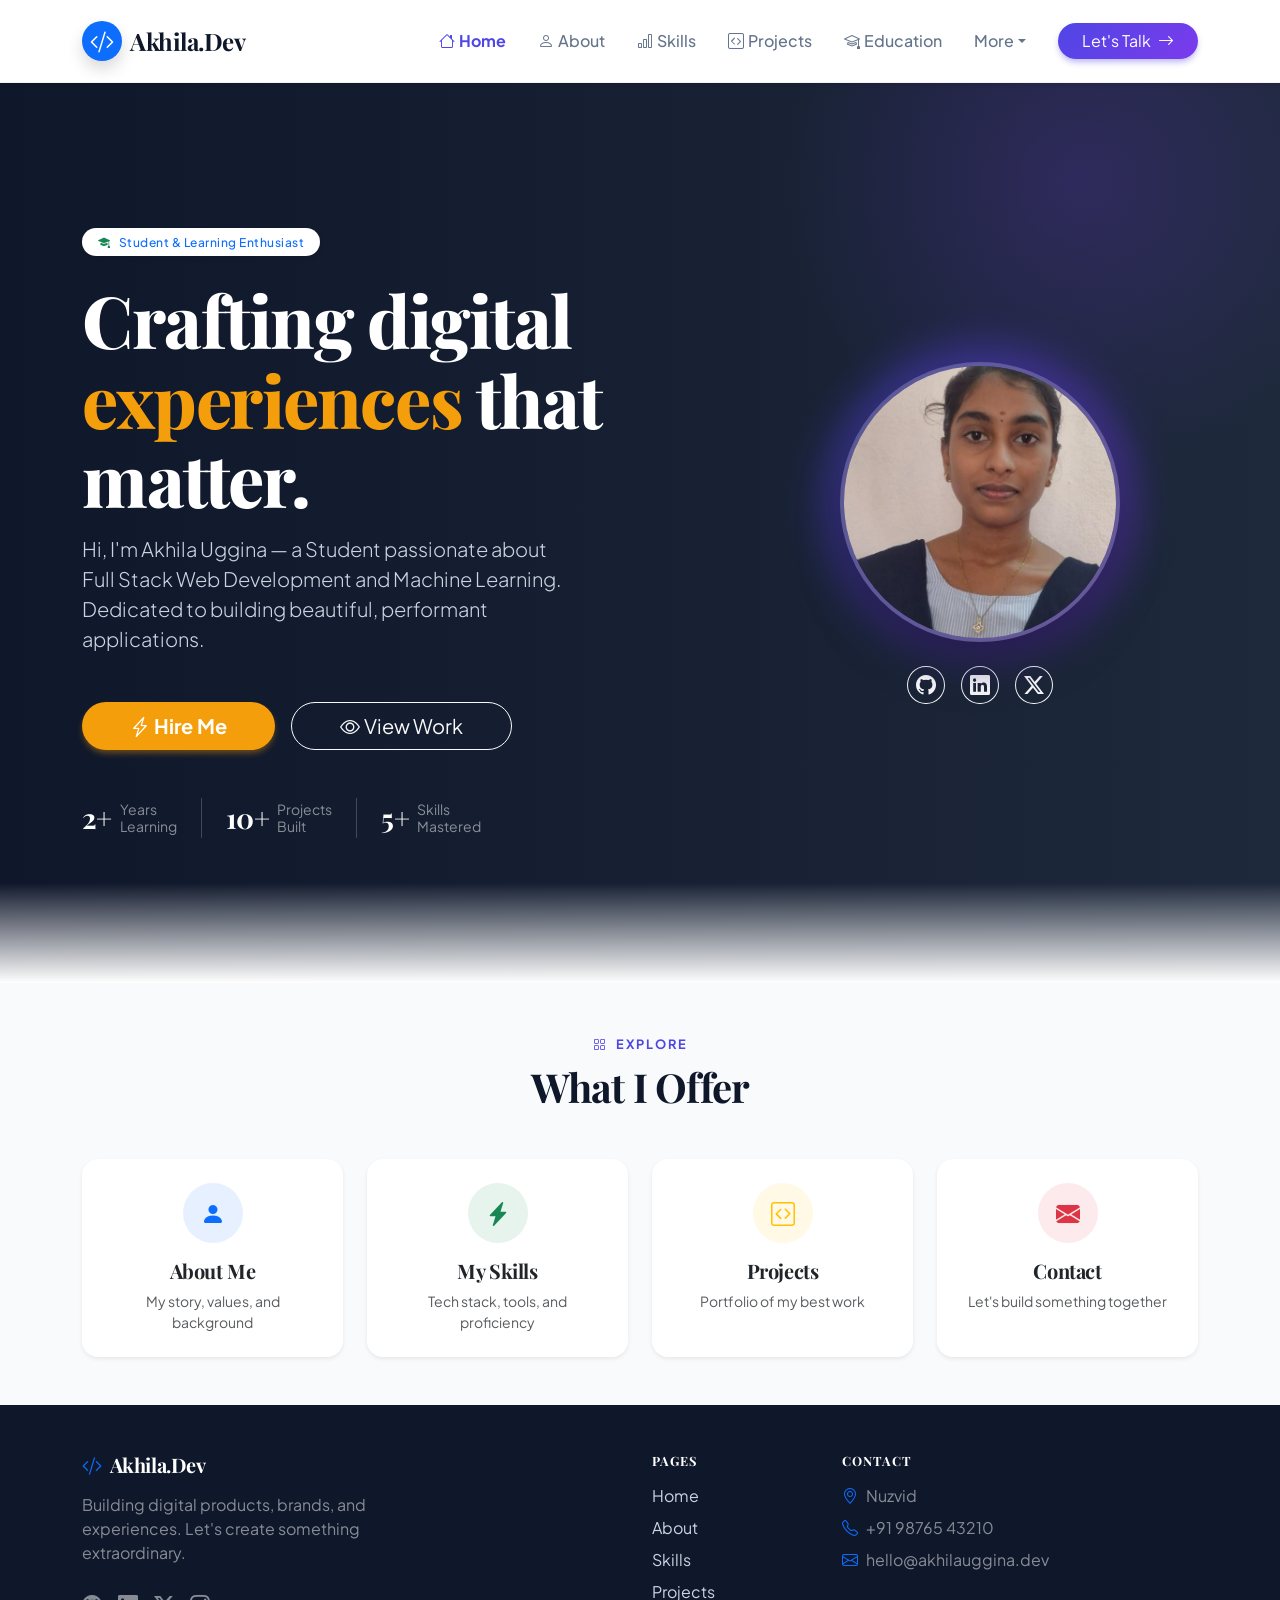
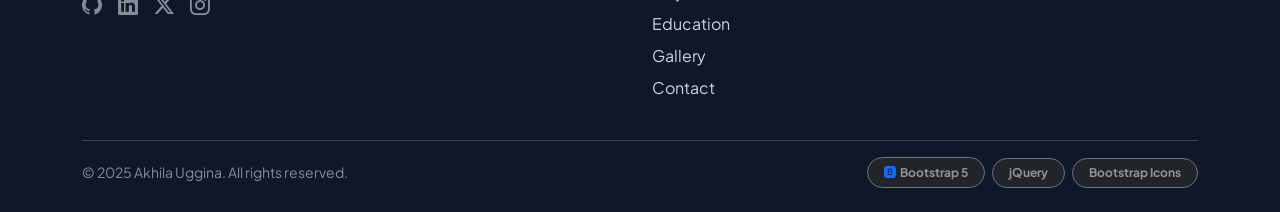
<file: resume/index.html>
<!DOCTYPE html>
<html lang="en">
<head>
  <meta charset="UTF-8" />
  <meta name="viewport" content="width=device-width, initial-scale=1.0" />
  <title>Akhila Uggina – Full Stack Web Developer and ML Engineer</title>

  <!-- Bootstrap CSS -->
  <link href="https://cdn.jsdelivr.net/npm/bootstrap@5.3.2/dist/css/bootstrap.min.css" rel="stylesheet">
  <!-- Bootstrap Icons -->
  <link href="https://cdn.jsdelivr.net/npm/bootstrap-icons/font/bootstrap-icons.css" rel="stylesheet">
  <!-- Custom CSS -->
  <link href="css/style.css" rel="stylesheet">
</head>
<body>

  <!-- ═══════════════════════════════════════════════
       NAVBAR
  ═══════════════════════════════════════════════ -->
  <nav class="navbar navbar-expand-lg sticky-top shadow-sm py-3">
    <div class="container">
      <a class="navbar-brand d-flex align-items-center gap-2" href="index.html">
        <div class="bg-primary text-white rounded-circle d-flex align-items-center justify-content-center shadow"
             style="width:40px;height:40px;">
          <i class="bi bi-code-slash"></i>
        </div>
        Akhila.Dev
      </a>
      <button class="navbar-toggler border-0" type="button"
              data-bs-toggle="collapse" data-bs-target="#navbarNav"
              aria-controls="navbarNav" aria-expanded="false" aria-label="Toggle navigation">
        <span class="navbar-toggler-icon"></span>
      </button>
      <div class="collapse navbar-collapse" id="navbarNav">
        <ul class="navbar-nav ms-auto align-items-lg-center">
          <li class="nav-item"><a class="nav-link px-3 active" href="index.html"><i class="bi bi-house me-1"></i>Home</a></li>
          <li class="nav-item"><a class="nav-link px-3" href="about.html"><i class="bi bi-person me-1"></i>About</a></li>
          <li class="nav-item"><a class="nav-link px-3" href="skills.html"><i class="bi bi-bar-chart me-1"></i>Skills</a></li>
          <li class="nav-item"><a class="nav-link px-3" href="projects.html"><i class="bi bi-code-square me-1"></i>Projects</a></li>
          <li class="nav-item"><a class="nav-link px-3" href="education.html"><i class="bi bi-mortarboard me-1"></i>Education</a></li>
          <li class="nav-item dropdown">
            <a class="nav-link dropdown-toggle px-3" href="#" role="button"
               data-bs-toggle="dropdown" aria-expanded="false">More</a>
            <ul class="dropdown-menu border-0 shadow-lg rounded-3">
              <li><a class="dropdown-item py-2" href="gallery.html"><i class="bi bi-images me-2 text-primary"></i>Gallery</a></li>
              <li><a class="dropdown-item py-2" href="interactive.html"><i class="bi bi-toggles me-2 text-primary"></i>Interactive</a></li>
              <li><a class="dropdown-item py-2" href="contact.html"><i class="bi bi-envelope me-2 text-primary"></i>Contact</a></li>
              <li><hr class="dropdown-divider"></li>
              <li><a class="dropdown-item py-2" href="#" id="dynamic-modal-btn">
                <i class="bi bi-window-stack me-2 text-warning"></i>Open Modal (jQuery)
              </a></li>
            </ul>
          </li>
          <li class="nav-item ms-lg-3 mt-3 mt-lg-0">
            <a class="btn btn-primary rounded-pill px-4" href="contact.html">
              Let's Talk <i class="bi bi-arrow-right ms-1"></i>
            </a>
          </li>
        </ul>
      </div>
    </div>
  </nav>



  <!-- ═══════════════════════════════════════════════
       HERO SECTION
  ═══════════════════════════════════════════════ -->
  <section id="home" class="hero-section">
    <div class="container py-5">
      <div class="row align-items-center g-5">

        <!-- Text -->
        <div class="col-12 col-lg-7 order-lg-1 order-2 text-center text-lg-start">
          <span class="badge bg-white text-primary custom-badge mb-4 shadow-sm">
            <i class="bi bi-mortarboard-fill text-success me-2"></i>Student & Learning Enthusiast
          </span>
          <h1 class="hero-title mb-3">
            Crafting digital<br>
            <span style="color:var(--accent-color)">experiences</span> that matter.
          </h1>
          <p class="hero-subtitle mb-5" style="max-width:500px;">
            Hi, I'm Akhila Uggina — a Student passionate about Full Stack Web Development and Machine Learning.
            Dedicated to building beautiful, performant applications.
          </p>
          <div class="d-flex flex-wrap gap-3 justify-content-center justify-content-lg-start">
            <button id="hire-me-btn" class="btn btn-warning btn-lg rounded-pill px-5 fw-bold">
              <i class="bi bi-lightning-charge me-1"></i>Hire Me
            </button>
            <a href="projects.html" class="btn btn-outline-light btn-lg rounded-pill px-5">
              <i class="bi bi-eye me-1"></i>View Work
            </a>
          </div>

          <!-- Stats -->
          <div class="mt-5 d-flex gap-4 justify-content-center justify-content-lg-start align-items-center text-white-50">
            <div class="d-flex align-items-center">
              <h3 class="text-white mb-0 me-2 fw-bold">2+</h3>
              <span class="small lh-sm">Years<br>Learning</span>
            </div>
            <div style="width:1px;height:40px;background:rgba(255,255,255,0.2)"></div>
            <div class="d-flex align-items-center">
              <h3 class="text-white mb-0 me-2 fw-bold">10+</h3>
              <span class="small lh-sm">Projects<br>Built</span>
            </div>
            <div style="width:1px;height:40px;background:rgba(255,255,255,0.2)"></div>
            <div class="d-flex align-items-center">
              <h3 class="text-white mb-0 me-2 fw-bold">5+</h3>
              <span class="small lh-sm">Skills<br>Mastered</span>
            </div>
          </div>
        </div>

        <!-- Image -->
        <div class="col-12 col-lg-5 order-lg-2 order-1 text-center">
          <div class="profile-img-container d-inline-block">
            <img
              src="images/akhila.jpg"
              alt="Akhila Uggina"
              class="profile-img rounded-circle img-fluid"
            />
          </div>
          <div class="mt-4 d-flex justify-content-center gap-3">
            <a href="#" class="btn btn-outline-light rounded-circle p-2 lh-1"
               data-bs-toggle="tooltip" title="GitHub">
              <i class="bi bi-github fs-5"></i>
            </a>
            <a href="#" class="btn btn-outline-light rounded-circle p-2 lh-1"
               data-bs-toggle="tooltip" title="LinkedIn">
              <i class="bi bi-linkedin fs-5"></i>
            </a>
            <a href="#" class="btn btn-outline-light rounded-circle p-2 lh-1"
               data-bs-toggle="tooltip" title="Twitter / X">
              <i class="bi bi-twitter-x fs-5"></i>
            </a>
          </div>
        </div>

      </div>
    </div>
    <div class="hero-fade"></div>
  </section>

  <!-- ═══════════════════════════════════════════════
       QUICK LINKS SECTION
  ═══════════════════════════════════════════════ -->
  <section class="py-5 bg-alternate">
    <div class="container">
      <div class="text-center mb-5">
        <span class="section-label"><i class="bi bi-grid me-2"></i>Explore</span>
        <h2 class="section-title mt-2 d-block">What I Offer</h2>
      </div>
      <div class="row g-4">
        <div class="col-12 col-sm-6 col-lg-3">
          <a href="about.html" class="text-decoration-none">
            <div class="card p-4 text-center h-100 border-0 shadow-sm">
              <div class="bg-primary bg-opacity-10 rounded-circle d-inline-flex align-items-center justify-content-center mx-auto mb-3"
                   style="width:60px;height:60px;">
                <i class="bi bi-person-fill text-primary fs-4"></i>
              </div>
              <h5 class="fw-bold text-dark">About Me</h5>
              <p class="text-muted small mb-0">My story, values, and background</p>
            </div>
          </a>
        </div>
        <div class="col-12 col-sm-6 col-lg-3">
          <a href="skills.html" class="text-decoration-none">
            <div class="card p-4 text-center h-100 border-0 shadow-sm">
              <div class="bg-success bg-opacity-10 rounded-circle d-inline-flex align-items-center justify-content-center mx-auto mb-3"
                   style="width:60px;height:60px;">
                <i class="bi bi-lightning-charge-fill text-success fs-4"></i>
              </div>
              <h5 class="fw-bold text-dark">My Skills</h5>
              <p class="text-muted small mb-0">Tech stack, tools, and proficiency</p>
            </div>
          </a>
        </div>
        <div class="col-12 col-sm-6 col-lg-3">
          <a href="projects.html" class="text-decoration-none">
            <div class="card p-4 text-center h-100 border-0 shadow-sm">
              <div class="bg-warning bg-opacity-10 rounded-circle d-inline-flex align-items-center justify-content-center mx-auto mb-3"
                   style="width:60px;height:60px;">
                <i class="bi bi-code-square text-warning fs-4"></i>
              </div>
              <h5 class="fw-bold text-dark">Projects</h5>
              <p class="text-muted small mb-0">Portfolio of my best work</p>
            </div>
          </a>
        </div>
        <div class="col-12 col-sm-6 col-lg-3">
          <a href="contact.html" class="text-decoration-none">
            <div class="card p-4 text-center h-100 border-0 shadow-sm">
              <div class="bg-danger bg-opacity-10 rounded-circle d-inline-flex align-items-center justify-content-center mx-auto mb-3"
                   style="width:60px;height:60px;">
                <i class="bi bi-envelope-fill text-danger fs-4"></i>
              </div>
              <h5 class="fw-bold text-dark">Contact</h5>
              <p class="text-muted small mb-0">Let's build something together</p>
            </div>
          </a>
        </div>
      </div>
    </div>
  </section>

  <!-- ═══════════════════════════════════════════════
       FOOTER
  ═══════════════════════════════════════════════ -->
  <footer class="pt-5 pb-4">
    <div class="container">
      <div class="row g-4 mb-4">
        <div class="col-12 col-md-4">
          <h5 class="text-white fw-bold mb-3"><i class="bi bi-code-slash text-primary me-2"></i>Akhila.Dev</h5>
          <p class="text-white-50 mb-4">Building digital products, brands, and experiences. Let's create something extraordinary.</p>
          <div class="d-flex gap-3">
            <a href="#" class="text-white-50 footer-link fs-5"><i class="bi bi-github"></i></a>
            <a href="#" class="text-white-50 footer-link fs-5"><i class="bi bi-linkedin"></i></a>
            <a href="#" class="text-white-50 footer-link fs-5"><i class="bi bi-twitter-x"></i></a>
            <a href="#" class="text-white-50 footer-link fs-5"><i class="bi bi-instagram"></i></a>
          </div>
        </div>
        <div class="col-6 col-md-2 offset-md-2">
          <h6 class="text-white text-uppercase fw-bold mb-3" style="font-size:.8rem;letter-spacing:1px;">Pages</h6>
          <ul class="list-unstyled d-flex flex-column gap-2">
            <li><a href="index.html" class="footer-link">Home</a></li>
            <li><a href="about.html" class="footer-link">About</a></li>
            <li><a href="skills.html" class="footer-link">Skills</a></li>
            <li><a href="projects.html" class="footer-link">Projects</a></li>
            <li><a href="education.html" class="footer-link">Education</a></li>
            <li><a href="gallery.html" class="footer-link">Gallery</a></li>
            <li><a href="contact.html" class="footer-link">Contact</a></li>
          </ul>
        </div>
        <div class="col-6 col-md-4">
          <h6 class="text-white text-uppercase fw-bold mb-3" style="font-size:.8rem;letter-spacing:1px;">Contact</h6>
          <ul class="list-unstyled d-flex flex-column gap-2 text-white-50">
            <li><i class="bi bi-geo-alt text-primary me-2"></i>Nuzvid</li>
            <li><i class="bi bi-telephone text-primary me-2"></i>+91 98765 43210</li>
            <li><i class="bi bi-envelope text-primary me-2"></i>hello@akhilauggina.dev</li>
          </ul>
        </div>
      </div>
      <hr class="border-secondary opacity-50">
      <div class="row align-items-center">
        <div class="col-md-6 text-center text-md-start text-white-50 small">
          &copy; 2025 Akhila Uggina. All rights reserved.
        </div>
        <div class="col-md-6 text-center text-md-end mt-2 mt-md-0">
          <span class="badge bg-dark border border-secondary text-white-50 px-3 py-2 rounded-pill me-1">
            <i class="bi bi-bootstrap-fill text-primary me-1"></i>Bootstrap 5
          </span>
          <span class="badge bg-dark border border-secondary text-white-50 px-3 py-2 rounded-pill me-1">jQuery</span>
          <span class="badge bg-dark border border-secondary text-white-50 px-3 py-2 rounded-pill">Bootstrap Icons</span>
        </div>
      </div>
    </div>
  </footer>

  <!-- Hire Me Modal -->
  <div class="modal fade" id="hireModal" tabindex="-1" aria-hidden="true">
    <div class="modal-dialog modal-dialog-centered">
      <div class="modal-content border-0 rounded-4 overflow-hidden shadow-lg">
        <div class="modal-header bg-warning text-dark border-0 p-4">
          <h4 class="modal-title fw-bold"><i class="bi bi-lightning-charge-fill me-2"></i>Let's Work Together!</h4>
          <button type="button" class="btn-close" data-bs-dismiss="modal"></button>
        </div>
        <div class="modal-body p-4">
          <p class="text-muted mb-4">I'm available for freelance, full-time, and consulting work.</p>
          <ul class="list-group list-group-flush">
            <li class="list-group-item d-flex align-items-center border-bottom py-3">
              <div class="bg-success bg-opacity-10 text-success rounded-circle p-2 me-3"><i class="bi bi-check-lg"></i></div>
              <span class="fw-medium text-dark">Web &amp; App Development</span>
            </li>
            <li class="list-group-item d-flex align-items-center border-bottom py-3">
              <div class="bg-success bg-opacity-10 text-success rounded-circle p-2 me-3"><i class="bi bi-check-lg"></i></div>
              <span class="fw-medium text-dark">UI/UX Design Systems</span>
            </li>
            <li class="list-group-item d-flex align-items-center py-3">
              <div class="bg-success bg-opacity-10 text-success rounded-circle p-2 me-3"><i class="bi bi-check-lg"></i></div>
              <span class="fw-medium text-dark">Technical Architecture Consulting</span>
            </li>
          </ul>
        </div>
        <div class="modal-footer bg-light border-0 p-3">
          <button type="button" class="btn btn-link text-muted text-decoration-none" data-bs-dismiss="modal">Maybe Later</button>
          <a href="contact.html" class="btn btn-warning fw-bold rounded-pill px-4" data-bs-dismiss="modal">
            Start a Conversation <i class="bi bi-arrow-right ms-1"></i>
          </a>
        </div>
      </div>
    </div>
  </div>

  <!-- jQuery Triggered Modal -->
  <div class="modal fade" id="dynamicModal" tabindex="-1" aria-hidden="true">
    <div class="modal-dialog modal-dialog-centered">
      <div class="modal-content border-0 rounded-4 overflow-hidden shadow-lg">
        <div class="modal-header text-white border-0 p-4" style="background:var(--secondary-gradient)">
          <h5 class="modal-title fw-bold"><i class="bi bi-magic me-2"></i>jQuery Triggered Modal</h5>
          <button type="button" class="btn-close btn-close-white" data-bs-dismiss="modal"></button>
        </div>
        <div class="modal-body p-4 text-center">
          <i class="bi bi-braces-asterisk text-primary" style="font-size:4rem"></i>
          <h4 class="fw-bold mt-3 mb-2">It works perfectly!</h4>
          <p class="text-muted">This modal was triggered by <strong>jQuery</strong> via a click event — no Bootstrap data attributes needed.</p>
          <div class="alert alert-success d-inline-block rounded-3">
            <i class="bi bi-check-circle-fill me-2"></i>jQuery + Bootstrap 5 working together!
          </div>
        </div>
        <div class="modal-footer border-0 p-4 justify-content-center">
          <button type="button" class="btn btn-light rounded-pill px-5 fw-medium" data-bs-dismiss="modal">Awesome!</button>
        </div>
      </div>
    </div>
  </div>

  <!-- jQuery -->
  <script src="https://code.jquery.com/jquery-3.6.0.min.js"></script>
  <!-- Bootstrap JS -->
  <script src="https://cdn.jsdelivr.net/npm/bootstrap@5.3.2/dist/js/bootstrap.bundle.min.js"></script>
  <!-- Custom JS -->
  <script src="js/script.js"></script>
</body>
</html>
</file>
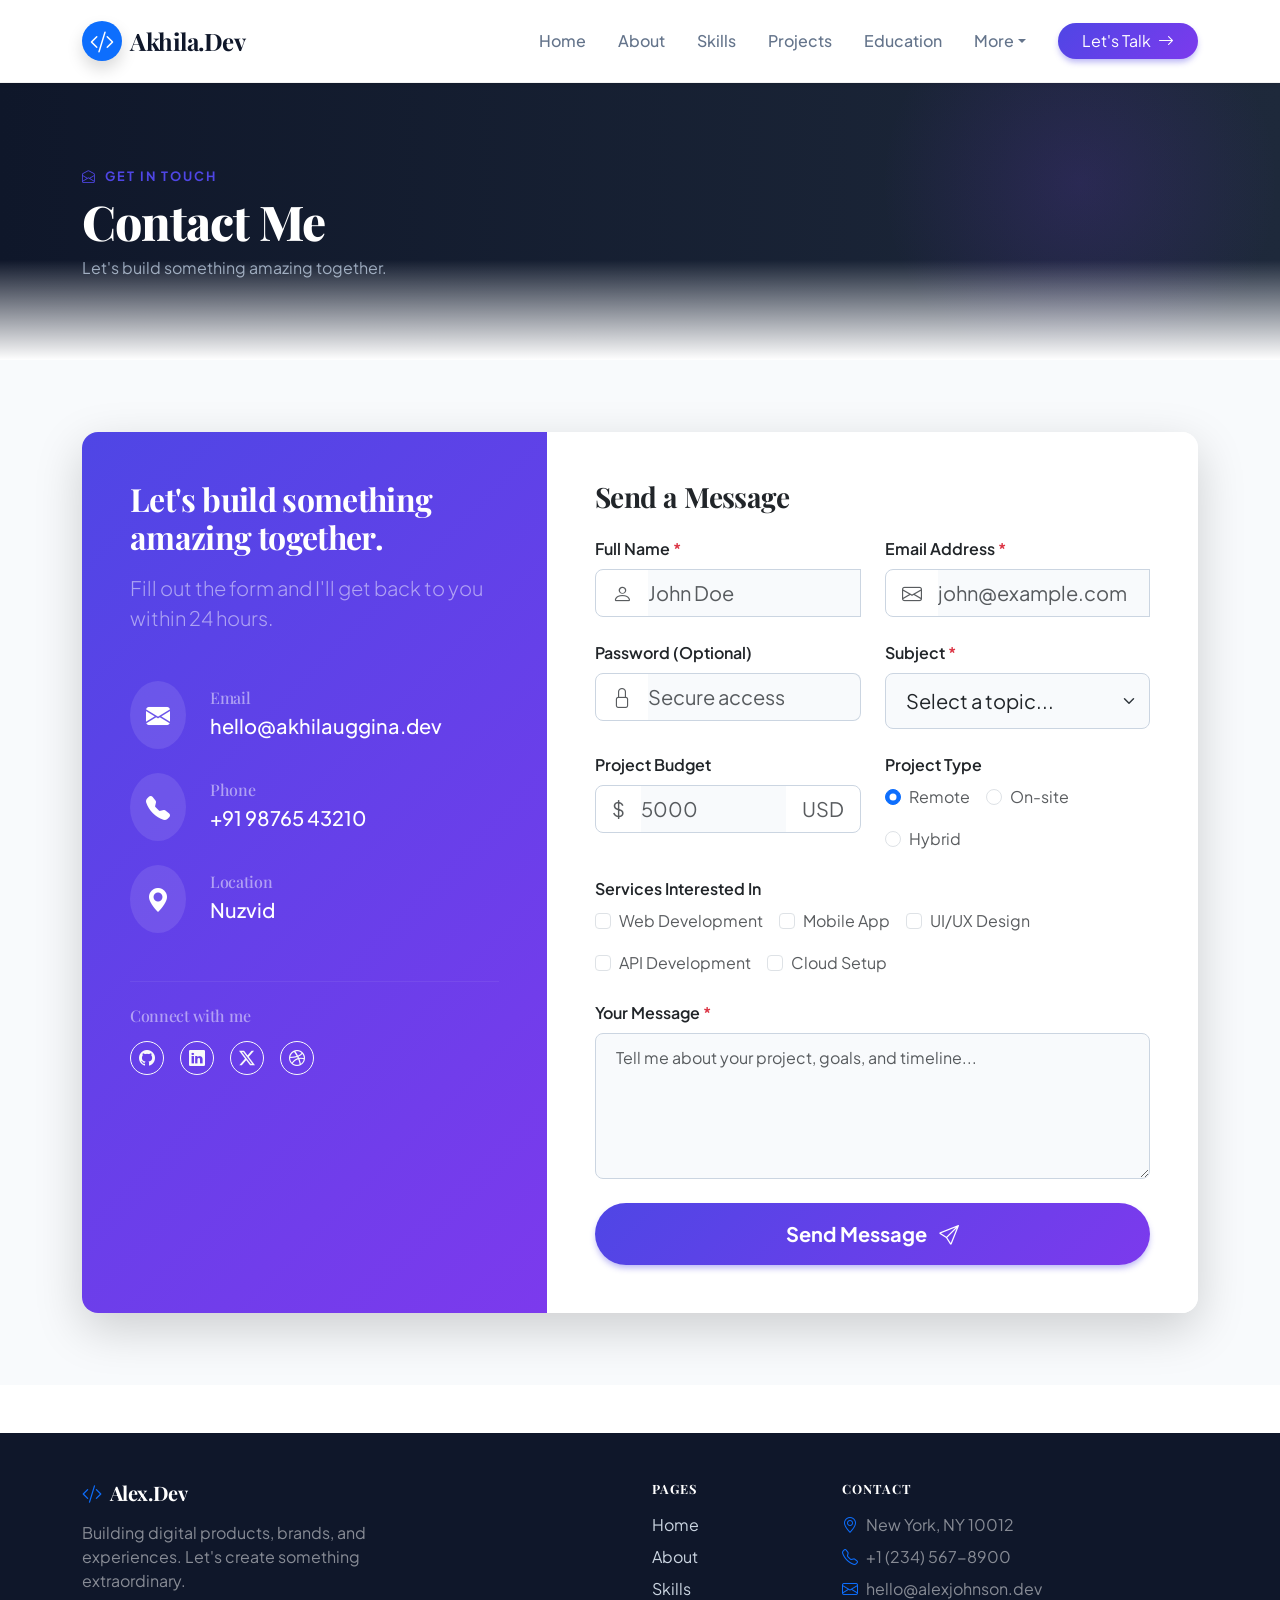
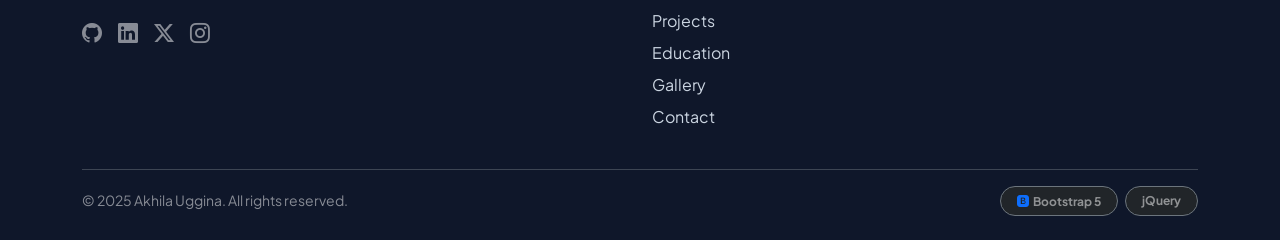
<file: resume/contact.html>
<!DOCTYPE html>
<html lang="en">
<head>
  <meta charset="UTF-8" />
  <meta name="viewport" content="width=device-width, initial-scale=1.0" />
  <title>Contact – Akhila Uggina</title>
  <link href="https://cdn.jsdelivr.net/npm/bootstrap@5.3.2/dist/css/bootstrap.min.css" rel="stylesheet">
  <link href="https://cdn.jsdelivr.net/npm/bootstrap-icons/font/bootstrap-icons.css" rel="stylesheet">
  <link href="css/style.css" rel="stylesheet">
</head>
<body>

  <!-- NAVBAR -->
  <nav class="navbar navbar-expand-lg sticky-top shadow-sm py-3">
    <div class="container">
      <a class="navbar-brand d-flex align-items-center gap-2" href="index.html">
        <div class="bg-primary text-white rounded-circle d-flex align-items-center justify-content-center shadow"
             style="width:40px;height:40px;"><i class="bi bi-code-slash"></i></div>
        Akhila.Dev
      </a>
      <button class="navbar-toggler border-0" type="button" data-bs-toggle="collapse" data-bs-target="#navbarNav">
        <span class="navbar-toggler-icon"></span>
      </button>
      <div class="collapse navbar-collapse" id="navbarNav">
        <ul class="navbar-nav ms-auto align-items-lg-center">
          <li class="nav-item"><a class="nav-link px-3" href="index.html">Home</a></li>
          <li class="nav-item"><a class="nav-link px-3" href="about.html">About</a></li>
          <li class="nav-item"><a class="nav-link px-3" href="skills.html">Skills</a></li>
          <li class="nav-item"><a class="nav-link px-3" href="projects.html">Projects</a></li>
          <li class="nav-item"><a class="nav-link px-3" href="education.html">Education</a></li>
          <li class="nav-item dropdown">
            <a class="nav-link dropdown-toggle px-3" href="#" data-bs-toggle="dropdown">More</a>
            <ul class="dropdown-menu border-0 shadow-lg rounded-3">
              <li><a class="dropdown-item py-2" href="gallery.html"><i class="bi bi-images me-2 text-primary"></i>Gallery</a></li>
              <li><a class="dropdown-item py-2" href="interactive.html"><i class="bi bi-toggles me-2 text-primary"></i>Interactive</a></li>
              <li><a class="dropdown-item py-2 active" href="contact.html"><i class="bi bi-envelope me-2 text-primary"></i>Contact</a></li>
            </ul>
          </li>
          <li class="nav-item ms-lg-3 mt-3 mt-lg-0">
            <a class="btn btn-primary rounded-pill px-4 active" href="contact.html">Let's Talk <i class="bi bi-arrow-right ms-1"></i></a>
          </li>
        </ul>
      </div>
    </div>
  </nav>

  <!-- PAGE HERO -->
  <section class="page-hero">
    <div class="container">
      <span class="section-label"><i class="bi bi-envelope-open me-2"></i>Get In Touch</span>
      <h1 class="page-hero-title mt-2">Contact Me</h1>
      <p class="page-hero-sub mt-2">Let's build something amazing together.</p>
    </div>
    <div class="hero-fade"></div>
  </section>

  <!-- CONTACT SECTION -->
  <section class="py-5 bg-alternate">
    <div class="container py-lg-4">
      <div class="card border-0 shadow-lg rounded-4 overflow-hidden">
        <div class="row g-0">

          <!-- Info Panel -->
          <div class="col-12 col-lg-5 text-white p-5" style="background:var(--primary-gradient)">
            <h2 class="fw-bold mb-3 text-white">Let's build something amazing together.</h2>
            <p class="mb-5 text-white-50 lead">Fill out the form and I'll get back to you within 24 hours.</p>

            <div class="d-flex align-items-center mb-4">
              <div class="bg-white bg-opacity-10 p-3 rounded-circle me-4">
                <i class="bi bi-envelope-fill fs-4"></i>
              </div>
              <div>
                <h6 class="mb-1 text-white-50">Email</h6>
                <a href="mailto:hello@akhilauggina.dev" class="text-white text-decoration-none fs-5 fw-medium">hello@akhilauggina.dev</a>
              </div>
            </div>

            <div class="d-flex align-items-center mb-4">
              <div class="bg-white bg-opacity-10 p-3 rounded-circle me-4">
                <i class="bi bi-telephone-fill fs-4"></i>
              </div>
              <div>
                <h6 class="mb-1 text-white-50">Phone</h6>
                <span class="text-white fs-5 fw-medium">+91 98765 43210</span>
              </div>
            </div>

            <div class="d-flex align-items-center mb-5">
              <div class="bg-white bg-opacity-10 p-3 rounded-circle me-4">
                <i class="bi bi-geo-alt-fill fs-4"></i>
              </div>
              <div>
                <h6 class="mb-1 text-white-50">Location</h6>
                <span class="text-white fs-5 fw-medium">Nuzvid</span>
              </div>
            </div>

            <hr class="border-white border-opacity-25 mb-4">
            <h6 class="text-white-50 mb-3">Connect with me</h6>
            <div class="d-flex gap-3">
              <a href="#" class="btn btn-outline-light rounded-circle p-2 lh-1"><i class="bi bi-github"></i></a>
              <a href="#" class="btn btn-outline-light rounded-circle p-2 lh-1"><i class="bi bi-linkedin"></i></a>
              <a href="#" class="btn btn-outline-light rounded-circle p-2 lh-1"><i class="bi bi-twitter-x"></i></a>
              <a href="#" class="btn btn-outline-light rounded-circle p-2 lh-1"><i class="bi bi-dribbble"></i></a>
            </div>
          </div>

          <!-- Form Panel -->
          <div class="col-12 col-lg-7 p-5 bg-white">
            <h3 class="fw-bold mb-4 text-dark">Send a Message</h3>

            <form class="needs-validate" novalidate>
              <div class="row g-4">

                <!-- Name -->
                <div class="col-12 col-md-6">
                  <label for="name" class="form-label fw-semibold text-dark">Full Name <span class="text-danger">*</span></label>
                  <div class="input-group input-group-lg">
                    <span class="input-group-text bg-transparent"><i class="bi bi-person text-muted"></i></span>
                    <input type="text" class="form-control border-start-0 ps-0" id="name"
                           placeholder="John Doe" required minlength="2">
                    <div class="invalid-feedback">Please enter your name.</div>
                  </div>
                </div>

                <!-- Email -->
                <div class="col-12 col-md-6">
                  <label for="email" class="form-label fw-semibold text-dark">Email Address <span class="text-danger">*</span></label>
                  <div class="input-group input-group-lg">
                    <span class="input-group-text bg-transparent"><i class="bi bi-envelope text-muted"></i></span>
                    <input type="email" class="form-control border-start-0 ps-0" id="email"
                           placeholder="john@example.com" required>
                    <div class="invalid-feedback">Please enter a valid email.</div>
                  </div>
                </div>

                <!-- Password -->
                <div class="col-12 col-md-6">
                  <label for="password" class="form-label fw-semibold text-dark">Password (Optional)</label>
                  <div class="input-group input-group-lg">
                    <span class="input-group-text bg-transparent"><i class="bi bi-lock text-muted"></i></span>
                    <input type="password" class="form-control border-start-0 ps-0" id="password" placeholder="Secure access">
                  </div>
                </div>

                <!-- Subject -->
                <div class="col-12 col-md-6">
                  <label for="subject" class="form-label fw-semibold text-dark">Subject <span class="text-danger">*</span></label>
                  <select class="form-select form-select-lg" id="subject" required>
                    <option value="" disabled selected>Select a topic...</option>
                    <option>Web Development</option>
                    <option>UI/UX Design</option>
                    <option>Consulting</option>
                    <option>Job Opportunity</option>
                    <option>Other</option>
                  </select>
                  <div class="invalid-feedback">Please select a subject.</div>
                </div>

                <!-- Budget (Input Group) -->
                <div class="col-12 col-md-6">
                  <label for="budget" class="form-label fw-semibold text-dark">Project Budget</label>
                  <div class="input-group input-group-lg">
                    <span class="input-group-text bg-transparent text-muted">$</span>
                    <input type="number" class="form-control border-start-0 ps-0 border-end-0" id="budget" placeholder="5000">
                    <span class="input-group-text bg-transparent text-muted">USD</span>
                  </div>
                </div>

                <!-- Project Type (Radio) -->
                <div class="col-12 col-md-6">
                  <label class="form-label fw-semibold text-dark d-block">Project Type</label>
                  <div class="d-flex flex-wrap gap-3 mt-1">
                    <div class="form-check">
                      <input class="form-check-input" type="radio" name="projType" id="remote" value="remote" checked>
                      <label class="form-check-label text-muted" for="remote">Remote</label>
                    </div>
                    <div class="form-check">
                      <input class="form-check-input" type="radio" name="projType" id="onsite" value="onsite">
                      <label class="form-check-label text-muted" for="onsite">On-site</label>
                    </div>
                    <div class="form-check">
                      <input class="form-check-input" type="radio" name="projType" id="hybrid" value="hybrid">
                      <label class="form-check-label text-muted" for="hybrid">Hybrid</label>
                    </div>
                  </div>
                </div>

                <!-- Services (Checkboxes) -->
                <div class="col-12">
                  <label class="form-label fw-semibold text-dark d-block">Services Interested In</label>
                  <div class="d-flex flex-wrap gap-3">
                    <div class="form-check">
                      <input class="form-check-input" type="checkbox" id="chk-web">
                      <label class="form-check-label text-muted" for="chk-web">Web Development</label>
                    </div>
                    <div class="form-check">
                      <input class="form-check-input" type="checkbox" id="chk-mobile">
                      <label class="form-check-label text-muted" for="chk-mobile">Mobile App</label>
                    </div>
                    <div class="form-check">
                      <input class="form-check-input" type="checkbox" id="chk-design">
                      <label class="form-check-label text-muted" for="chk-design">UI/UX Design</label>
                    </div>
                    <div class="form-check">
                      <input class="form-check-input" type="checkbox" id="chk-api">
                      <label class="form-check-label text-muted" for="chk-api">API Development</label>
                    </div>
                    <div class="form-check">
                      <input class="form-check-input" type="checkbox" id="chk-cloud">
                      <label class="form-check-label text-muted" for="chk-cloud">Cloud Setup</label>
                    </div>
                  </div>
                </div>

                <!-- Message (Textarea) -->
                <div class="col-12">
                  <label for="message" class="form-label fw-semibold text-dark">Your Message <span class="text-danger">*</span></label>
                  <textarea class="form-control" id="message" rows="5"
                            placeholder="Tell me about your project, goals, and timeline..."
                            required minlength="10"></textarea>
                  <div class="invalid-feedback">Please write a message (min 10 characters).</div>
                </div>

                <!-- Submit -->
                <div class="col-12">
                  <button type="submit" class="btn btn-primary btn-lg w-100 rounded-pill fw-bold py-3">
                    Send Message <i class="bi bi-send ms-2"></i>
                  </button>
                </div>

              </div>
            </form>
          </div>

        </div>
      </div>
    </div>
  </section>

  <!-- FULL FOOTER -->
  <footer class="pt-5 pb-4 mt-5">
    <div class="container">
      <div class="row g-4 mb-4">
        <div class="col-12 col-md-4">
          <h5 class="text-white fw-bold mb-3"><i class="bi bi-code-slash text-primary me-2"></i>Alex.Dev</h5>
          <p class="text-white-50 mb-4">Building digital products, brands, and experiences. Let's create something extraordinary.</p>
          <div class="d-flex gap-3">
            <a href="#" class="text-white-50 footer-link fs-5"><i class="bi bi-github"></i></a>
            <a href="#" class="text-white-50 footer-link fs-5"><i class="bi bi-linkedin"></i></a>
            <a href="#" class="text-white-50 footer-link fs-5"><i class="bi bi-twitter-x"></i></a>
            <a href="#" class="text-white-50 footer-link fs-5"><i class="bi bi-instagram"></i></a>
          </div>
        </div>
        <div class="col-6 col-md-2 offset-md-2">
          <h6 class="text-white text-uppercase fw-bold mb-3" style="font-size:.8rem;letter-spacing:1px;">Pages</h6>
          <ul class="list-unstyled d-flex flex-column gap-2">
            <li><a href="index.html" class="footer-link">Home</a></li>
            <li><a href="about.html" class="footer-link">About</a></li>
            <li><a href="skills.html" class="footer-link">Skills</a></li>
            <li><a href="projects.html" class="footer-link">Projects</a></li>
            <li><a href="education.html" class="footer-link">Education</a></li>
            <li><a href="gallery.html" class="footer-link">Gallery</a></li>
            <li><a href="contact.html" class="footer-link">Contact</a></li>
          </ul>
        </div>
        <div class="col-6 col-md-4">
          <h6 class="text-white text-uppercase fw-bold mb-3" style="font-size:.8rem;letter-spacing:1px;">Contact</h6>
          <ul class="list-unstyled d-flex flex-column gap-2 text-white-50">
            <li><i class="bi bi-geo-alt text-primary me-2"></i>New York, NY 10012</li>
            <li><i class="bi bi-telephone text-primary me-2"></i>+1 (234) 567-8900</li>
            <li><i class="bi bi-envelope text-primary me-2"></i>hello@alexjohnson.dev</li>
          </ul>
        </div>
      </div>
      <hr class="border-secondary opacity-50">
      <div class="row align-items-center">
        <div class="col-md-6 text-center text-md-start text-white-50 small">
          &copy; 2025 Akhila Uggina. All rights reserved.
        </div>
        <div class="col-md-6 text-center text-md-end mt-2 mt-md-0">
          <span class="badge bg-dark border border-secondary text-white-50 px-3 py-2 rounded-pill me-1">
            <i class="bi bi-bootstrap-fill text-primary me-1"></i>Bootstrap 5
          </span>
          <span class="badge bg-dark border border-secondary text-white-50 px-3 py-2 rounded-pill">jQuery</span>
        </div>
      </div>
    </div>
  </footer>

  <script src="https://code.jquery.com/jquery-3.6.0.min.js"></script>
  <script src="https://cdn.jsdelivr.net/npm/bootstrap@5.3.2/dist/js/bootstrap.bundle.min.js"></script>
  <script src="js/script.js"></script>
</body>
</html>
</file>
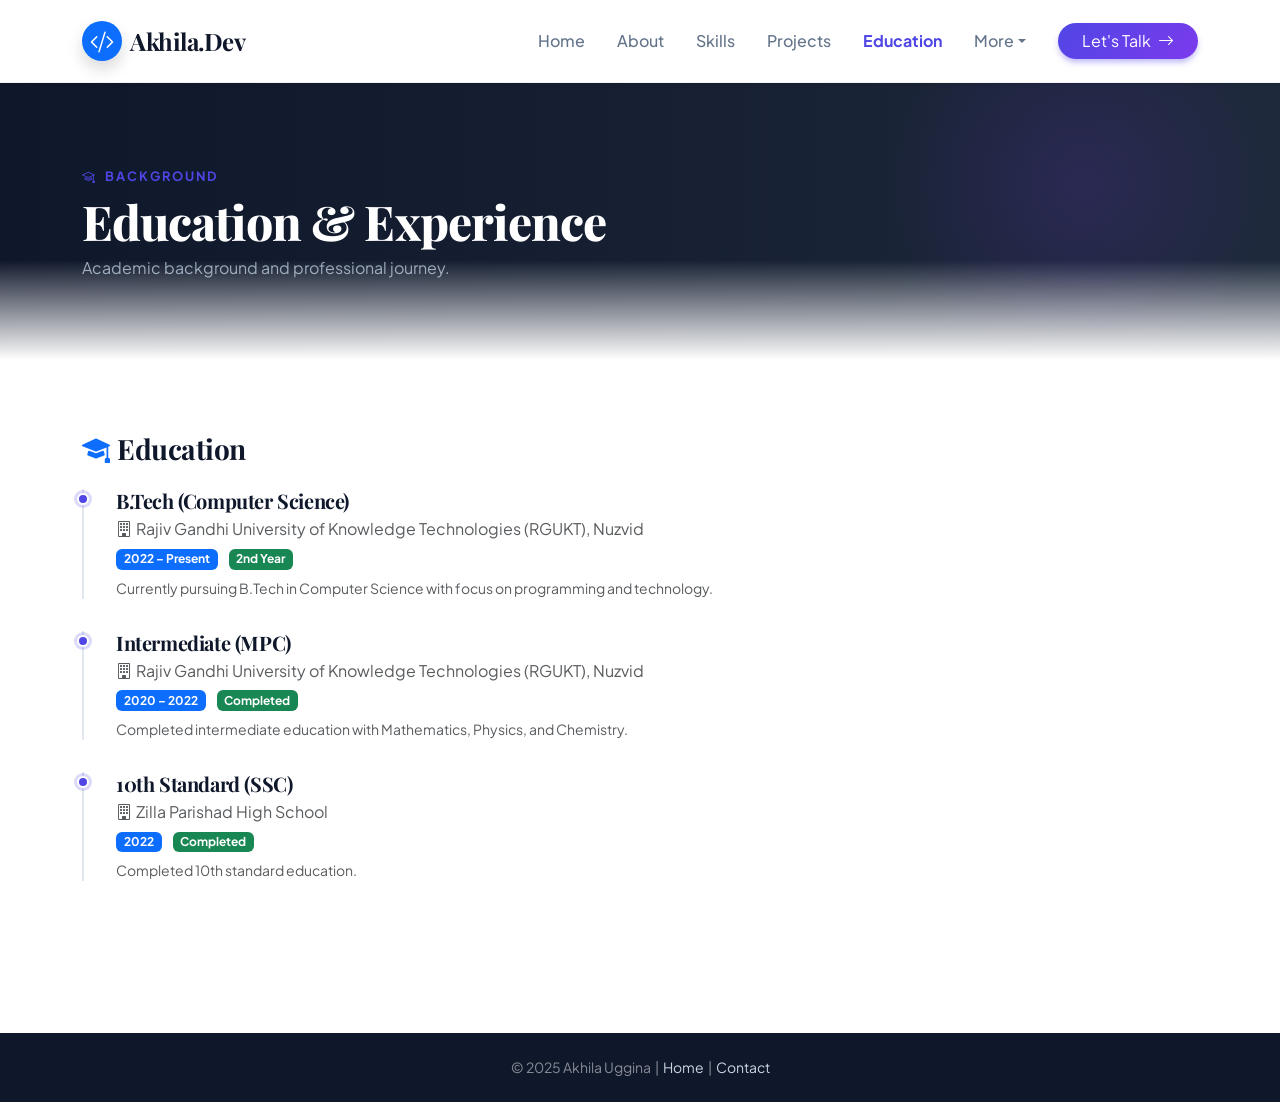
<file: resume/education.html>
<!DOCTYPE html>
<html lang="en">
<head>
  <meta charset="UTF-8" />
  <meta name="viewport" content="width=device-width, initial-scale=1.0" />
  <title>Education – Akhila Uggina</title>
  <link href="https://cdn.jsdelivr.net/npm/bootstrap@5.3.2/dist/css/bootstrap.min.css" rel="stylesheet">
  <link href="https://cdn.jsdelivr.net/npm/bootstrap-icons/font/bootstrap-icons.css" rel="stylesheet">
  <link href="css/style.css" rel="stylesheet">
</head>
<body>

  <!-- NAVBAR -->
  <nav class="navbar navbar-expand-lg sticky-top shadow-sm py-3">
    <div class="container">
      <a class="navbar-brand d-flex align-items-center gap-2" href="index.html">
        <div class="bg-primary text-white rounded-circle d-flex align-items-center justify-content-center shadow"
             style="width:40px;height:40px;"><i class="bi bi-code-slash"></i></div>
        Akhila.Dev
      </a>
      <button class="navbar-toggler border-0" type="button" data-bs-toggle="collapse" data-bs-target="#navbarNav">
        <span class="navbar-toggler-icon"></span>
      </button>
      <div class="collapse navbar-collapse" id="navbarNav">
        <ul class="navbar-nav ms-auto align-items-lg-center">
          <li class="nav-item"><a class="nav-link px-3" href="index.html">Home</a></li>
          <li class="nav-item"><a class="nav-link px-3" href="about.html">About</a></li>
          <li class="nav-item"><a class="nav-link px-3" href="skills.html">Skills</a></li>
          <li class="nav-item"><a class="nav-link px-3" href="projects.html">Projects</a></li>
          <li class="nav-item"><a class="nav-link px-3 active" href="education.html">Education</a></li>
          <li class="nav-item dropdown">
            <a class="nav-link dropdown-toggle px-3" href="#" data-bs-toggle="dropdown">More</a>
            <ul class="dropdown-menu border-0 shadow-lg rounded-3">
              <li><a class="dropdown-item py-2" href="gallery.html"><i class="bi bi-images me-2 text-primary"></i>Gallery</a></li>
              <li><a class="dropdown-item py-2" href="interactive.html"><i class="bi bi-toggles me-2 text-primary"></i>Interactive</a></li>
              <li><a class="dropdown-item py-2" href="contact.html"><i class="bi bi-envelope me-2 text-primary"></i>Contact</a></li>
            </ul>
          </li>
          <li class="nav-item ms-lg-3 mt-3 mt-lg-0">
            <a class="btn btn-primary rounded-pill px-4" href="contact.html">Let's Talk <i class="bi bi-arrow-right ms-1"></i></a>
          </li>
        </ul>
      </div>
    </div>
  </nav>

  <!-- PAGE HERO -->
  <section class="page-hero">
    <div class="container">
      <span class="section-label"><i class="bi bi-mortarboard me-2"></i>Background</span>
      <h1 class="page-hero-title mt-2">Education &amp; Experience</h1>
      <p class="page-hero-sub mt-2">Academic background and professional journey.</p>
    </div>
    <div class="hero-fade"></div>
  </section>

  <section class="py-5">
    <div class="container py-lg-4">
      <div class="row g-5">

        <!-- Education Timeline -->
        <div class="col-12">
          <h3 class="fw-bold mb-4"><i class="bi bi-mortarboard-fill text-primary me-2"></i>Education</h3>
          <div class="timeline-item">
            <h5 class="fw-bold mb-1">B.Tech (Computer Science)</h5>
            <p class="text-muted mb-1"><i class="bi bi-building me-1"></i>Rajiv Gandhi University of Knowledge Technologies (RGUKT), Nuzvid</p>
            <span class="badge bg-primary me-2">2022 – Present</span>
            <span class="badge bg-success">2nd Year</span>
            <p class="mt-2 text-muted small">Currently pursuing B.Tech in Computer Science with focus on programming and technology.</p>
          </div>
          <div class="timeline-item">
            <h5 class="fw-bold mb-1">Intermediate (MPC)</h5>
            <p class="text-muted mb-1"><i class="bi bi-building me-1"></i>Rajiv Gandhi University of Knowledge Technologies (RGUKT), Nuzvid</p>
            <span class="badge bg-primary me-2">2020 – 2022</span>
            <span class="badge bg-success">Completed</span>
            <p class="mt-2 text-muted small">Completed intermediate education with Mathematics, Physics, and Chemistry.</p>
          </div>
          <div class="timeline-item">
            <h5 class="fw-bold mb-1">10th Standard (SSC)</h5>
            <p class="text-muted mb-1"><i class="bi bi-building me-1"></i>Zilla Parishad High School</p>
            <span class="badge bg-primary me-2">2022</span>
            <span class="badge bg-success">Completed</span>
            <p class="mt-2 text-muted small">Completed 10th standard education.</p>
          </div>
        </div>

      </div>
    </div>
  </section>

  <!-- FOOTER -->
  <footer class="pt-4 pb-4 mt-5">
    <div class="container">
      <div class="text-center text-white-50 small">
        &copy; 2025 Akhila Uggina &nbsp;|&nbsp;
        <a href="index.html" class="footer-link">Home</a> &nbsp;|&nbsp;
        <a href="contact.html" class="footer-link">Contact</a>
      </div>
    </div>
  </footer>

  <script src="https://code.jquery.com/jquery-3.6.0.min.js"></script>
  <script src="https://cdn.jsdelivr.net/npm/bootstrap@5.3.2/dist/js/bootstrap.bundle.min.js"></script>
  <script src="js/script.js"></script>
</body>
</html>
</file>
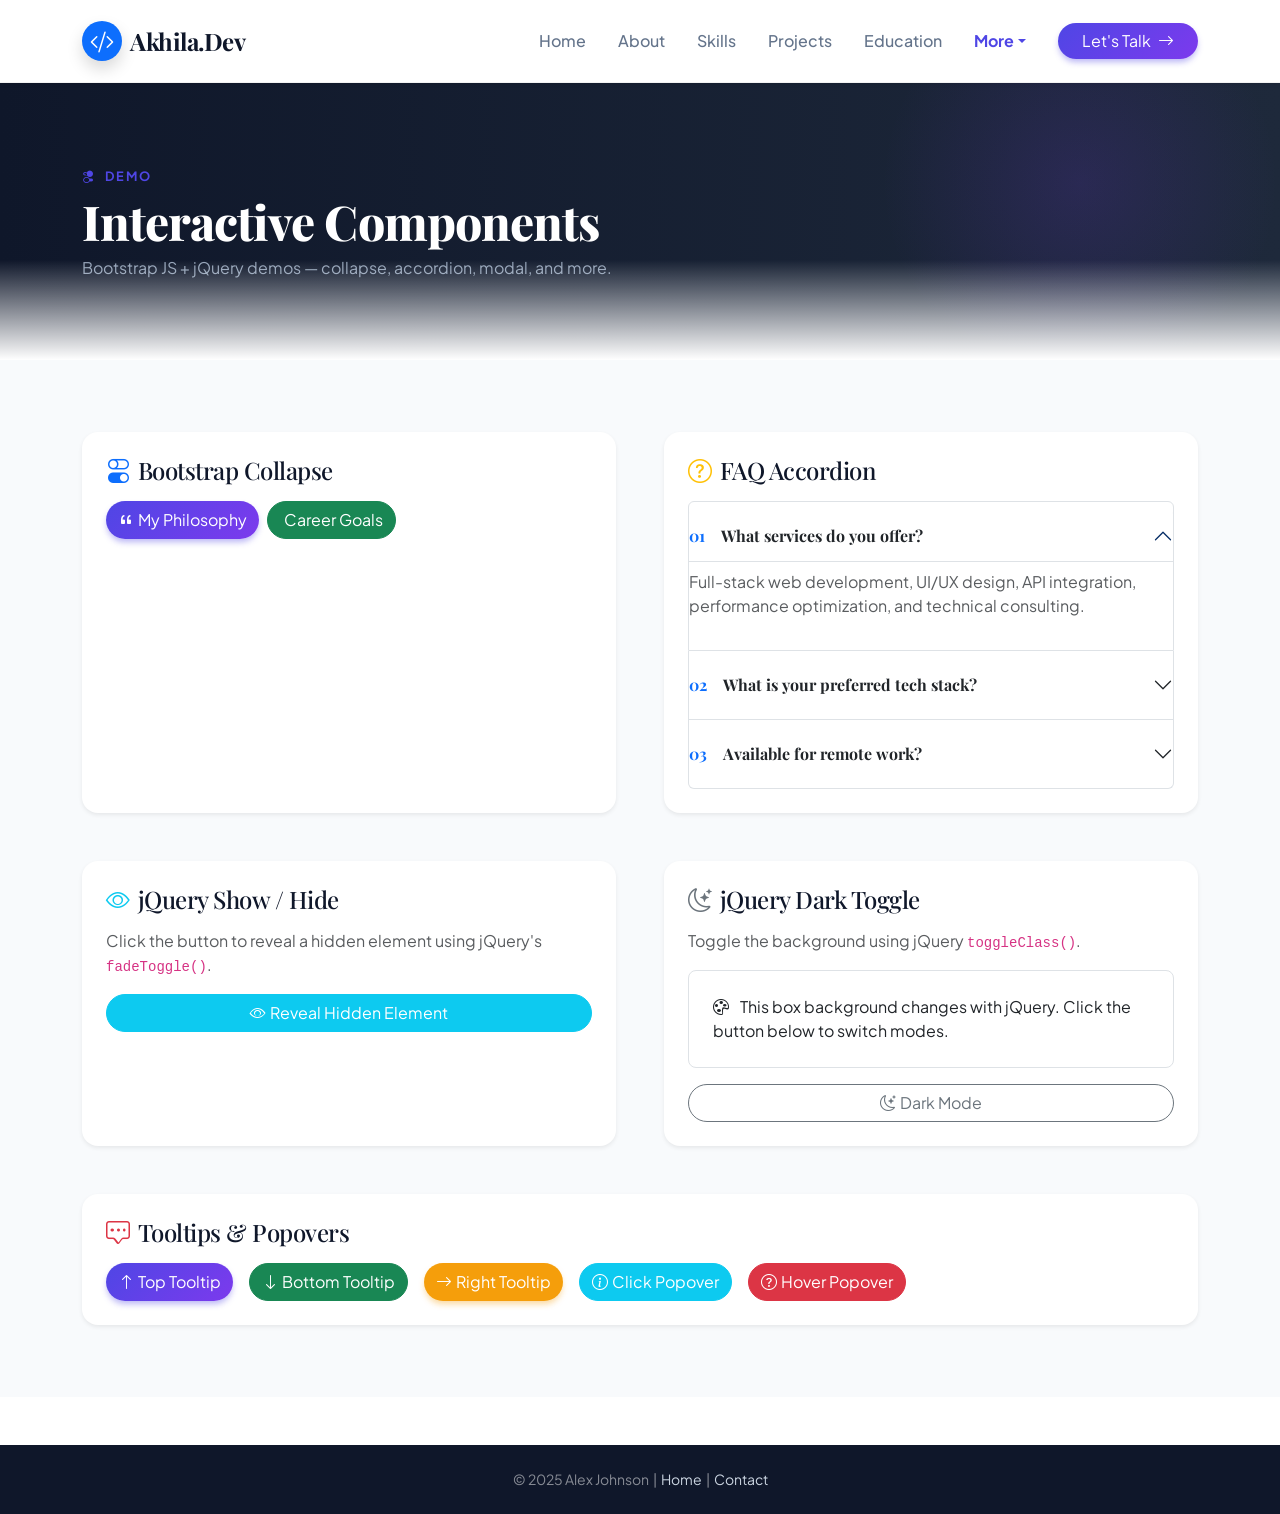
<file: resume/interactive.html>
<!DOCTYPE html>
<html lang="en">
<head>
  <meta charset="UTF-8" />
  <meta name="viewport" content="width=device-width, initial-scale=1.0" />
  <title>Interactive – Akhila Uggina</title>
  <link href="https://cdn.jsdelivr.net/npm/bootstrap@5.3.2/dist/css/bootstrap.min.css" rel="stylesheet">
  <link href="https://cdn.jsdelivr.net/npm/bootstrap-icons/font/bootstrap-icons.css" rel="stylesheet">
  <link href="css/style.css" rel="stylesheet">
</head>
<body>

  <!-- NAVBAR -->
  <nav class="navbar navbar-expand-lg sticky-top shadow-sm py-3">
    <div class="container">
      <a class="navbar-brand d-flex align-items-center gap-2" href="index.html">
        <div class="bg-primary text-white rounded-circle d-flex align-items-center justify-content-center shadow"
             style="width:40px;height:40px;"><i class="bi bi-code-slash"></i></div>
        Akhila.Dev
      </a>
      <button class="navbar-toggler border-0" type="button" data-bs-toggle="collapse" data-bs-target="#navbarNav">
        <span class="navbar-toggler-icon"></span>
      </button>
      <div class="collapse navbar-collapse" id="navbarNav">
        <ul class="navbar-nav ms-auto align-items-lg-center">
          <li class="nav-item"><a class="nav-link px-3" href="index.html">Home</a></li>
          <li class="nav-item"><a class="nav-link px-3" href="about.html">About</a></li>
          <li class="nav-item"><a class="nav-link px-3" href="skills.html">Skills</a></li>
          <li class="nav-item"><a class="nav-link px-3" href="projects.html">Projects</a></li>
          <li class="nav-item"><a class="nav-link px-3" href="education.html">Education</a></li>
          <li class="nav-item dropdown">
            <a class="nav-link dropdown-toggle px-3 active" href="#" data-bs-toggle="dropdown">More</a>
            <ul class="dropdown-menu border-0 shadow-lg rounded-3">
              <li><a class="dropdown-item py-2" href="gallery.html"><i class="bi bi-images me-2 text-primary"></i>Gallery</a></li>
              <li><a class="dropdown-item py-2 active" href="interactive.html"><i class="bi bi-toggles me-2 text-primary"></i>Interactive</a></li>
              <li><a class="dropdown-item py-2" href="contact.html"><i class="bi bi-envelope me-2 text-primary"></i>Contact</a></li>
              <li><hr class="dropdown-divider"></li>
              <li><a class="dropdown-item py-2" href="#" id="dynamic-modal-btn"><i class="bi bi-window-stack me-2 text-warning"></i>Open Modal (jQuery)</a></li>
            </ul>
          </li>
          <li class="nav-item ms-lg-3 mt-3 mt-lg-0">
            <a class="btn btn-primary rounded-pill px-4" href="contact.html">Let's Talk <i class="bi bi-arrow-right ms-1"></i></a>
          </li>
        </ul>
      </div>
    </div>
  </nav>

  <!-- PAGE HERO -->
  <section class="page-hero">
    <div class="container">
      <span class="section-label"><i class="bi bi-toggles2 me-2"></i>Demo</span>
      <h1 class="page-hero-title mt-2">Interactive Components</h1>
      <p class="page-hero-sub mt-2">Bootstrap JS + jQuery demos — collapse, accordion, modal, and more.</p>
    </div>
    <div class="hero-fade"></div>
  </section>

  <section class="py-5 bg-alternate">
    <div class="container py-lg-4">
      <div class="row g-5">

        <!-- Collapse -->
        <div class="col-12 col-md-6">
          <div class="card p-4 h-100 shadow-sm">
            <h4 class="mb-3"><i class="bi bi-toggles text-primary me-2"></i>Bootstrap Collapse</h4>
            <div class="d-flex gap-2 mb-3 flex-wrap">
              <button class="btn btn-primary rounded-pill" type="button"
                      data-bs-toggle="collapse" data-bs-target="#collapsePhilosophy">
                <i class="bi bi-quote me-1"></i>My Philosophy
              </button>
              <button class="btn btn-success rounded-pill" type="button"
                      data-bs-toggle="collapse" data-bs-target="#collapseGoals">
                <i class="bi bi-target me-1"></i>Career Goals
              </button>
            </div>
            <div class="collapse mb-3" id="collapsePhilosophy">
              <div class="card card-body border-start border-4 border-primary bg-white">
                <i class="bi bi-quote fs-3 text-primary mb-2"></i>
                I believe great software is born from deep user understanding, clean code principles, and relentless iteration.
              </div>
            </div>
            <div class="collapse mb-3" id="collapseGoals">
              <div class="card card-body border-start border-4 border-success bg-white">
                <ul class="mb-0">
                  <li>Lead an engineering team at a top tech company</li>
                  <li>Build a SaaS product with 1M+ users</li>
                  <li>Mentor 100+ developers globally</li>
                </ul>
              </div>
            </div>
          </div>
        </div>

        <!-- Accordion (FAQ) -->
        <div class="col-12 col-md-6">
          <div class="card p-4 h-100 shadow-sm">
            <h4 class="mb-3"><i class="bi bi-question-circle text-warning me-2"></i>FAQ Accordion</h4>
            <div class="accordion" id="faqAccordion">
              <div class="accordion-item bg-transparent border-bottom py-2">
                <h2 class="accordion-header">
                  <button class="accordion-button bg-transparent fw-bold text-dark px-0" type="button"
                          data-bs-toggle="collapse" data-bs-target="#faq1" aria-expanded="true">
                    <span class="text-primary me-3">01</span> What services do you offer?
                  </button>
                </h2>
                <div id="faq1" class="accordion-collapse collapse show" data-bs-parent="#faqAccordion">
                  <div class="accordion-body px-0 pt-2 pb-4 text-muted">
                    Full-stack web development, UI/UX design, API integration, performance optimization, and technical consulting.
                  </div>
                </div>
              </div>
              <div class="accordion-item bg-transparent border-bottom py-2">
                <h2 class="accordion-header">
                  <button class="accordion-button collapsed bg-transparent fw-bold text-dark px-0" type="button"
                          data-bs-toggle="collapse" data-bs-target="#faq2" aria-expanded="false">
                    <span class="text-primary me-3">02</span> What is your preferred tech stack?
                  </button>
                </h2>
                <div id="faq2" class="accordion-collapse collapse" data-bs-parent="#faqAccordion">
                  <div class="accordion-body px-0 pt-2 pb-4 text-muted">
                    React + TypeScript on the frontend, Node.js on the backend, PostgreSQL for databases, and AWS for cloud hosting.
                  </div>
                </div>
              </div>
              <div class="accordion-item bg-transparent py-2">
                <h2 class="accordion-header">
                  <button class="accordion-button collapsed bg-transparent fw-bold text-dark px-0" type="button"
                          data-bs-toggle="collapse" data-bs-target="#faq3" aria-expanded="false">
                    <span class="text-primary me-3">03</span> Available for remote work?
                  </button>
                </h2>
                <div id="faq3" class="accordion-collapse collapse" data-bs-parent="#faqAccordion">
                  <div class="accordion-body px-0 pt-2 pb-4 text-muted">
                    Absolutely! I work with global clients using Slack, Jira, Zoom, and GitHub for seamless remote collaboration.
                  </div>
                </div>
              </div>
            </div>
          </div>
        </div>

        <!-- jQuery Show/Hide Demo -->
        <div class="col-12 col-md-6">
          <div class="card p-4 shadow-sm h-100">
            <h4 class="mb-3"><i class="bi bi-eye text-info me-2"></i>jQuery Show / Hide</h4>
            <p class="text-muted mb-3">Click the button to reveal a hidden element using jQuery's <code>fadeToggle()</code>.</p>
            <button id="show-secret-btn" class="btn btn-info text-white rounded-pill mb-3">
              <i class="bi bi-eye me-1"></i>Reveal Hidden Element
            </button>
            <div id="secret-msg" class="alert alert-success d-none">
              <i class="bi bi-stars me-2"></i>
              <strong>You found it!</strong> This element was hidden and shown using <code>$('#secret-msg').fadeToggle()</code>.
            </div>
          </div>
        </div>

        <!-- Dark Toggle -->
        <div class="col-12 col-md-6">
          <div class="card p-4 shadow-sm h-100">
            <h4 class="mb-3"><i class="bi bi-moon-stars text-secondary me-2"></i>jQuery Dark Toggle</h4>
            <p class="text-muted mb-3">Toggle the background using jQuery <code>toggleClass()</code>.</p>
            <div id="toggle-box" class="p-4 rounded-3 border mb-3 bg-white">
              <i class="bi bi-palette me-2"></i>
              This box background changes with jQuery. Click the button below to switch modes.
            </div>
            <button id="dark-toggle-btn" class="btn btn-outline-secondary rounded-pill">
              <i class="bi bi-moon-stars me-1"></i>Dark Mode
            </button>
          </div>
        </div>

        <!-- Tooltips & Popovers -->
        <div class="col-12">
          <div class="card p-4 shadow-sm">
            <h4 class="mb-3"><i class="bi bi-chat-square-dots text-danger me-2"></i>Tooltips &amp; Popovers</h4>
            <div class="d-flex flex-wrap gap-3">
              <button type="button" class="btn btn-primary rounded-pill"
                      data-bs-toggle="tooltip" data-bs-placement="top" title="This is a Top Tooltip!">
                <i class="bi bi-arrow-up me-1"></i>Top Tooltip
              </button>
              <button type="button" class="btn btn-success rounded-pill"
                      data-bs-toggle="tooltip" data-bs-placement="bottom" title="This is a Bottom Tooltip!">
                <i class="bi bi-arrow-down me-1"></i>Bottom Tooltip
              </button>
              <button type="button" class="btn btn-warning rounded-pill"
                      data-bs-toggle="tooltip" data-bs-placement="right" title="Right side tooltip!">
                <i class="bi bi-arrow-right me-1"></i>Right Tooltip
              </button>
              <button type="button" class="btn btn-info text-white rounded-pill"
                      data-bs-toggle="popover" data-bs-trigger="click"
                      data-bs-title="Popover Title"
                      data-bs-content="This is a Bootstrap popover triggered on click via jQuery initialization!">
                <i class="bi bi-info-circle me-1"></i>Click Popover
              </button>
              <button type="button" class="btn btn-danger rounded-pill"
                      data-bs-toggle="popover" data-bs-trigger="hover"
                      data-bs-title="Hover Popover"
                      data-bs-content="Hover popovers are great for hints and extra info without clicking.">
                <i class="bi bi-question-circle me-1"></i>Hover Popover
              </button>
            </div>
          </div>
        </div>

      </div>
    </div>
  </section>

  <!-- jQuery Dynamic Modal -->
  <div class="modal fade" id="dynamicModal" tabindex="-1" aria-hidden="true">
    <div class="modal-dialog modal-dialog-centered">
      <div class="modal-content border-0 rounded-4 overflow-hidden shadow-lg">
        <div class="modal-header text-white border-0 p-4" style="background:var(--secondary-gradient)">
          <h5 class="modal-title fw-bold"><i class="bi bi-magic me-2"></i>jQuery Triggered Modal</h5>
          <button type="button" class="btn-close btn-close-white" data-bs-dismiss="modal"></button>
        </div>
        <div class="modal-body p-4 text-center">
          <i class="bi bi-braces-asterisk text-primary" style="font-size:4rem"></i>
          <h4 class="fw-bold mt-3 mb-2">It works perfectly!</h4>
          <p class="text-muted">This modal was triggered by <strong>jQuery</strong> — no Bootstrap data attributes on the trigger needed.</p>
          <div class="alert alert-success d-inline-block rounded-3">
            <i class="bi bi-check-circle-fill me-2"></i>jQuery + Bootstrap 5 = Perfect combo!
          </div>
        </div>
        <div class="modal-footer border-0 p-4 justify-content-center">
          <button type="button" class="btn btn-light rounded-pill px-5 fw-medium" data-bs-dismiss="modal">Awesome!</button>
        </div>
      </div>
    </div>
  </div>

  <!-- FOOTER -->
  <footer class="pt-4 pb-4 mt-5">
    <div class="container">
      <div class="text-center text-white-50 small">
        &copy; 2025 Alex Johnson &nbsp;|&nbsp;
        <a href="index.html" class="footer-link">Home</a> &nbsp;|&nbsp;
        <a href="contact.html" class="footer-link">Contact</a>
      </div>
    </div>
  </footer>

  <script src="https://code.jquery.com/jquery-3.6.0.min.js"></script>
  <script src="https://cdn.jsdelivr.net/npm/bootstrap@5.3.2/dist/js/bootstrap.bundle.min.js"></script>
  <script src="js/script.js"></script>
</body>
</html>
</file>
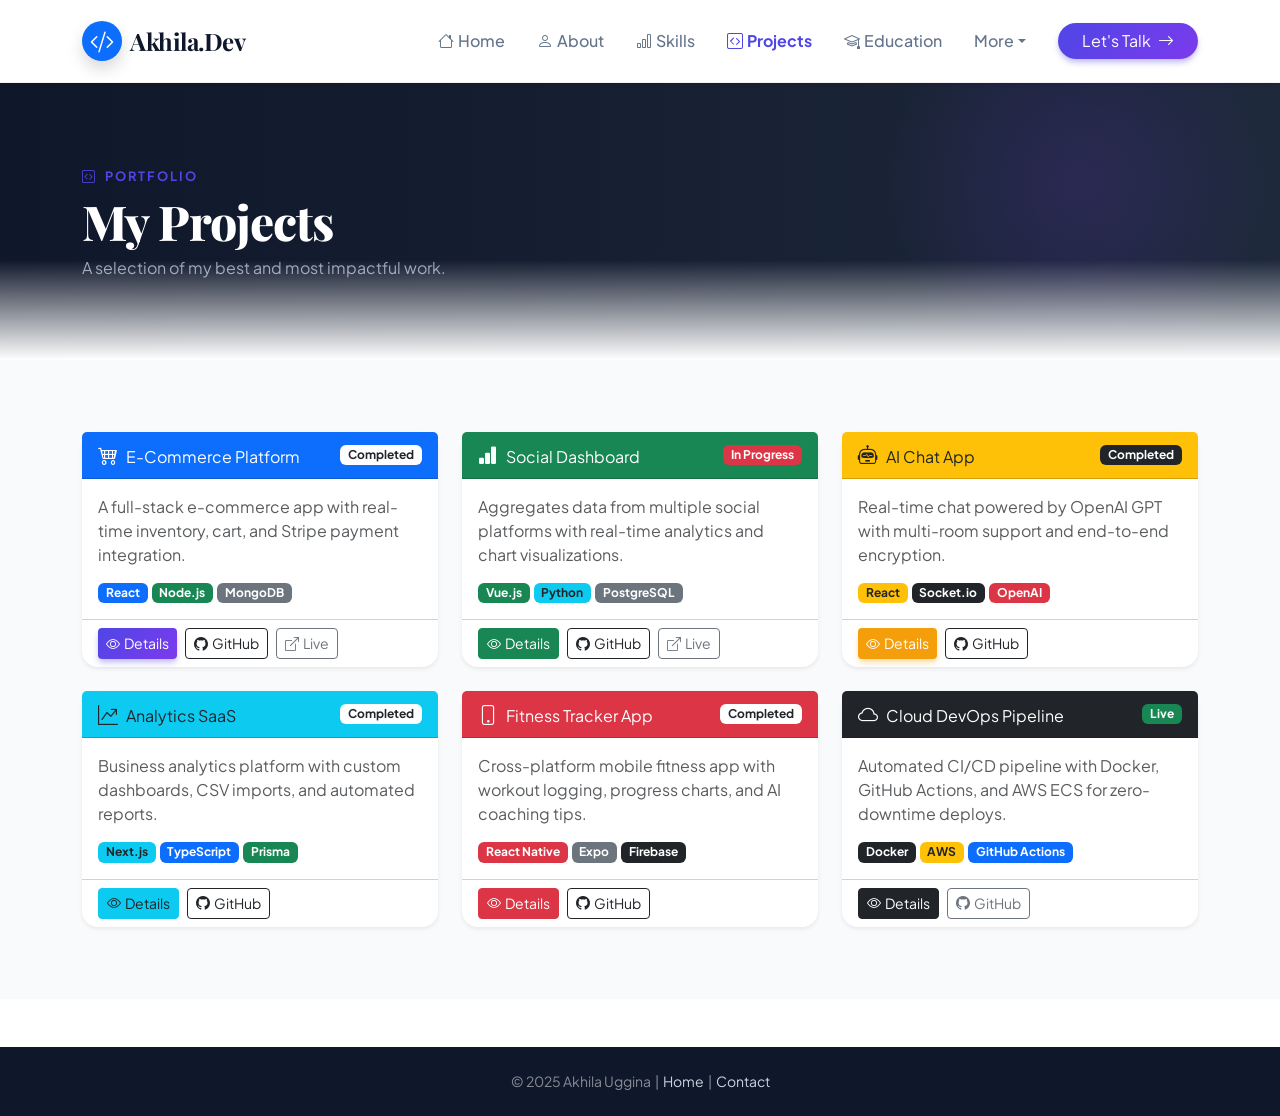
<file: resume/projects.html>
<!DOCTYPE html>
<html lang="en">
<head>
  <meta charset="UTF-8" />
  <meta name="viewport" content="width=device-width, initial-scale=1.0" />
  <title>Projects – Akhila Uggina</title>
  <link href="https://cdn.jsdelivr.net/npm/bootstrap@5.3.2/dist/css/bootstrap.min.css" rel="stylesheet">
  <link href="https://cdn.jsdelivr.net/npm/bootstrap-icons/font/bootstrap-icons.css" rel="stylesheet">
  <link href="css/style.css" rel="stylesheet">
</head>
<body>

  <!-- NAVBAR -->
  <nav class="navbar navbar-expand-lg sticky-top shadow-sm py-3">
    <div class="container">
      <a class="navbar-brand d-flex align-items-center gap-2" href="index.html">
        <div class="bg-primary text-white rounded-circle d-flex align-items-center justify-content-center shadow"
             style="width:40px;height:40px;"><i class="bi bi-code-slash"></i></div>
        Akhila.Dev
      </a>
      <button class="navbar-toggler border-0" type="button" data-bs-toggle="collapse" data-bs-target="#navbarNav">
        <span class="navbar-toggler-icon"></span>
      </button>
      <div class="collapse navbar-collapse" id="navbarNav">
        <ul class="navbar-nav ms-auto align-items-lg-center">
          <li class="nav-item"><a class="nav-link px-3" href="index.html"><i class="bi bi-house me-1"></i>Home</a></li>
          <li class="nav-item"><a class="nav-link px-3" href="about.html"><i class="bi bi-person me-1"></i>About</a></li>
          <li class="nav-item"><a class="nav-link px-3" href="skills.html"><i class="bi bi-bar-chart me-1"></i>Skills</a></li>
          <li class="nav-item"><a class="nav-link px-3 active" href="projects.html"><i class="bi bi-code-square me-1"></i>Projects</a></li>
          <li class="nav-item"><a class="nav-link px-3" href="education.html"><i class="bi bi-mortarboard me-1"></i>Education</a></li>
          <li class="nav-item dropdown">
            <a class="nav-link dropdown-toggle px-3" href="#" data-bs-toggle="dropdown">More</a>
            <ul class="dropdown-menu border-0 shadow-lg rounded-3">
              <li><a class="dropdown-item py-2" href="gallery.html"><i class="bi bi-images me-2 text-primary"></i>Gallery</a></li>
              <li><a class="dropdown-item py-2" href="interactive.html"><i class="bi bi-toggles me-2 text-primary"></i>Interactive</a></li>
              <li><a class="dropdown-item py-2" href="contact.html"><i class="bi bi-envelope me-2 text-primary"></i>Contact</a></li>
            </ul>
          </li>
          <li class="nav-item ms-lg-3 mt-3 mt-lg-0">
            <a class="btn btn-primary rounded-pill px-4" href="contact.html">Let's Talk <i class="bi bi-arrow-right ms-1"></i></a>
          </li>
        </ul>
      </div>
    </div>
  </nav>

  <!-- PAGE HERO -->
  <section class="page-hero">
    <div class="container">
      <span class="section-label"><i class="bi bi-code-square me-2"></i>Portfolio</span>
      <h1 class="page-hero-title mt-2">My Projects</h1>
      <p class="page-hero-sub mt-2">A selection of my best and most impactful work.</p>
    </div>
    <div class="hero-fade"></div>
  </section>

  <!-- PROJECTS GRID -->
  <section class="py-5 bg-alternate">
    <div class="container py-lg-4">
      <div class="row g-4">

        <!-- Project 1 -->
        <div class="col-12 col-md-6 col-lg-4 project-card">
          <div class="card h-100 shadow-sm">
            <div class="card-header bg-primary text-white d-flex align-items-center justify-content-between">
              <span><i class="bi bi-cart4 fs-5 me-2"></i>E-Commerce Platform</span>
              <span class="badge bg-white text-dark">Completed</span>
            </div>
            <div class="card-body">
              <p class="card-text text-muted">
                A full-stack e-commerce app with real-time inventory, cart, and Stripe payment integration.
              </p>
              <div class="d-flex flex-wrap gap-1">
                <span class="badge bg-primary">React</span>
                <span class="badge bg-success">Node.js</span>
                <span class="badge bg-secondary">MongoDB</span>
              </div>
            </div>
            <div class="card-footer bg-transparent d-flex gap-2">
              <button class="btn btn-sm btn-primary" data-bs-toggle="modal" data-bs-target="#modal1">
                <i class="bi bi-eye me-1"></i>Details
              </button>
              <a href="#" class="btn btn-sm btn-outline-dark"><i class="bi bi-github me-1"></i>GitHub</a>
              <a href="#" class="btn btn-sm btn-outline-secondary"
                 data-bs-toggle="popover" data-bs-trigger="hover"
                 data-bs-content="Live demo coming soon!" data-bs-placement="top">
                <i class="bi bi-box-arrow-up-right me-1"></i>Live
              </a>
            </div>
          </div>
        </div>

        <!-- Project 2 -->
        <div class="col-12 col-md-6 col-lg-4 project-card">
          <div class="card h-100 shadow-sm">
            <div class="card-header bg-success text-white d-flex align-items-center justify-content-between">
              <span><i class="bi bi-bar-chart-fill fs-5 me-2"></i>Social Dashboard</span>
              <span class="badge bg-danger">In Progress</span>
            </div>
            <div class="card-body">
              <p class="card-text text-muted">
                Aggregates data from multiple social platforms with real-time analytics and chart visualizations.
              </p>
              <div class="d-flex flex-wrap gap-1">
                <span class="badge bg-success">Vue.js</span>
                <span class="badge bg-info text-dark">Python</span>
                <span class="badge bg-secondary">PostgreSQL</span>
              </div>
            </div>
            <div class="card-footer bg-transparent d-flex gap-2">
              <button class="btn btn-sm btn-success" data-bs-toggle="modal" data-bs-target="#modal2">
                <i class="bi bi-eye me-1"></i>Details
              </button>
              <a href="#" class="btn btn-sm btn-outline-dark"><i class="bi bi-github me-1"></i>GitHub</a>
              <a href="#" class="btn btn-sm btn-outline-secondary"
                 data-bs-toggle="popover" data-bs-trigger="hover"
                 data-bs-content="Under active development!" data-bs-placement="top">
                <i class="bi bi-box-arrow-up-right me-1"></i>Live
              </a>
            </div>
          </div>
        </div>

        <!-- Project 3 -->
        <div class="col-12 col-md-6 col-lg-4 project-card">
          <div class="card h-100 shadow-sm">
            <div class="card-header bg-warning text-dark d-flex align-items-center justify-content-between">
              <span><i class="bi bi-robot fs-5 me-2"></i>AI Chat App</span>
              <span class="badge bg-dark text-white">Completed</span>
            </div>
            <div class="card-body">
              <p class="card-text text-muted">
                Real-time chat powered by OpenAI GPT with multi-room support and end-to-end encryption.
              </p>
              <div class="d-flex flex-wrap gap-1">
                <span class="badge bg-warning text-dark">React</span>
                <span class="badge bg-dark">Socket.io</span>
                <span class="badge bg-danger">OpenAI</span>
              </div>
            </div>
            <div class="card-footer bg-transparent d-flex gap-2">
              <button class="btn btn-sm btn-warning" data-bs-toggle="modal" data-bs-target="#modal3">
                <i class="bi bi-eye me-1"></i>Details
              </button>
              <a href="#" class="btn btn-sm btn-outline-dark"><i class="bi bi-github me-1"></i>GitHub</a>
            </div>
          </div>
        </div>

        <!-- Project 4 -->
        <div class="col-12 col-md-6 col-lg-4 project-card">
          <div class="card h-100 shadow-sm">
            <div class="card-header bg-info text-dark d-flex align-items-center justify-content-between">
              <span><i class="bi bi-graph-up-arrow fs-5 me-2"></i>Analytics SaaS</span>
              <span class="badge bg-white text-dark">Completed</span>
            </div>
            <div class="card-body">
              <p class="card-text text-muted">
                Business analytics platform with custom dashboards, CSV imports, and automated reports.
              </p>
              <div class="d-flex flex-wrap gap-1">
                <span class="badge bg-info text-dark">Next.js</span>
                <span class="badge bg-primary">TypeScript</span>
                <span class="badge bg-success">Prisma</span>
              </div>
            </div>
            <div class="card-footer bg-transparent d-flex gap-2">
              <button class="btn btn-sm btn-info text-dark" data-bs-toggle="modal" data-bs-target="#modal4">
                <i class="bi bi-eye me-1"></i>Details
              </button>
              <a href="#" class="btn btn-sm btn-outline-dark"><i class="bi bi-github me-1"></i>GitHub</a>
            </div>
          </div>
        </div>

        <!-- Project 5 -->
        <div class="col-12 col-md-6 col-lg-4 project-card">
          <div class="card h-100 shadow-sm">
            <div class="card-header bg-danger text-white d-flex align-items-center justify-content-between">
              <span><i class="bi bi-phone fs-5 me-2"></i>Fitness Tracker App</span>
              <span class="badge bg-white text-dark">Completed</span>
            </div>
            <div class="card-body">
              <p class="card-text text-muted">
                Cross-platform mobile fitness app with workout logging, progress charts, and AI coaching tips.
              </p>
              <div class="d-flex flex-wrap gap-1">
                <span class="badge bg-danger">React Native</span>
                <span class="badge bg-secondary">Expo</span>
                <span class="badge bg-dark">Firebase</span>
              </div>
            </div>
            <div class="card-footer bg-transparent d-flex gap-2">
              <button class="btn btn-sm btn-danger" data-bs-toggle="modal" data-bs-target="#modal5">
                <i class="bi bi-eye me-1"></i>Details
              </button>
              <a href="#" class="btn btn-sm btn-outline-dark"><i class="bi bi-github me-1"></i>GitHub</a>
            </div>
          </div>
        </div>

        <!-- Project 6 -->
        <div class="col-12 col-md-6 col-lg-4 project-card">
          <div class="card h-100 shadow-sm">
            <div class="card-header bg-dark text-white d-flex align-items-center justify-content-between">
              <span><i class="bi bi-cloud fs-5 me-2"></i>Cloud DevOps Pipeline</span>
              <span class="badge bg-success">Live</span>
            </div>
            <div class="card-body">
              <p class="card-text text-muted">
                Automated CI/CD pipeline with Docker, GitHub Actions, and AWS ECS for zero-downtime deploys.
              </p>
              <div class="d-flex flex-wrap gap-1">
                <span class="badge bg-dark">Docker</span>
                <span class="badge bg-warning text-dark">AWS</span>
                <span class="badge bg-primary">GitHub Actions</span>
              </div>
            </div>
            <div class="card-footer bg-transparent d-flex gap-2">
              <button class="btn btn-sm btn-dark" data-bs-toggle="modal" data-bs-target="#modal6">
                <i class="bi bi-eye me-1"></i>Details
              </button>
              <a href="#" class="btn btn-sm btn-outline-secondary"><i class="bi bi-github me-1"></i>GitHub</a>
            </div>
          </div>
        </div>

      </div>
    </div>
  </section>

  <!-- MODALS -->
  <div class="modal fade" id="modal1" tabindex="-1"><div class="modal-dialog modal-lg modal-dialog-centered"><div class="modal-content border-0 rounded-4 shadow-lg"><div class="modal-header bg-primary text-white"><h5 class="modal-title"><i class="bi bi-cart4 me-2"></i>E-Commerce Platform</h5><button class="btn-close btn-close-white" data-bs-dismiss="modal"></button></div><div class="modal-body p-4"><p>Full-stack e-commerce including user authentication, product catalog, shopping cart, Stripe payment integration, and an admin dashboard for managing orders and inventory.</p><div class="progress mb-2" style="height:8px"><div class="progress-bar bg-primary" style="width:100%"></div></div><small class="text-muted">Completion: 100%</small></div><div class="modal-footer"><button class="btn btn-secondary rounded-pill" data-bs-dismiss="modal">Close</button><a href="#" class="btn btn-primary rounded-pill"><i class="bi bi-github me-1"></i>View on GitHub</a></div></div></div></div>

  <div class="modal fade" id="modal2" tabindex="-1"><div class="modal-dialog modal-lg modal-dialog-centered"><div class="modal-content border-0 rounded-4 shadow-lg"><div class="modal-header bg-success text-white"><h5 class="modal-title"><i class="bi bi-bar-chart-fill me-2"></i>Social Dashboard</h5><button class="btn-close btn-close-white" data-bs-dismiss="modal"></button></div><div class="modal-body p-4"><p>OAuth login with Google/Facebook, data aggregation from Twitter, Instagram, LinkedIn APIs, exportable PDF reports, and real-time WebSocket updates.</p><div class="progress mb-2" style="height:8px"><div class="progress-bar bg-success" style="width:60%"></div></div><small class="text-muted">Completion: 60%</small></div><div class="modal-footer"><button class="btn btn-secondary rounded-pill" data-bs-dismiss="modal">Close</button></div></div></div></div>

  <div class="modal fade" id="modal3" tabindex="-1"><div class="modal-dialog modal-lg modal-dialog-centered"><div class="modal-content border-0 rounded-4 shadow-lg"><div class="modal-header bg-warning text-dark"><h5 class="modal-title"><i class="bi bi-robot me-2"></i>AI Chat App</h5><button class="btn-close" data-bs-dismiss="modal"></button></div><div class="modal-body p-4"><p>Real-time chat with WebSockets, GPT-4 AI assistant integration, end-to-end encryption, file upload support, multi-room support, and full message history search.</p><div class="progress mb-2" style="height:8px"><div class="progress-bar bg-warning" style="width:100%"></div></div><small class="text-muted">Completion: 100%</small></div><div class="modal-footer"><button class="btn btn-secondary rounded-pill" data-bs-dismiss="modal">Close</button></div></div></div></div>

  <div class="modal fade" id="modal4" tabindex="-1"><div class="modal-dialog modal-dialog-centered"><div class="modal-content border-0 rounded-4 shadow-lg"><div class="modal-header bg-info text-dark"><h5 class="modal-title"><i class="bi bi-graph-up-arrow me-2"></i>Analytics SaaS</h5><button class="btn-close" data-bs-dismiss="modal"></button></div><div class="modal-body p-4"><p>Multi-tenant analytics SaaS with custom dashboards, automated email reports, CSV import/export, and Stripe subscription billing.</p></div><div class="modal-footer"><button class="btn btn-secondary rounded-pill" data-bs-dismiss="modal">Close</button></div></div></div></div>

  <div class="modal fade" id="modal5" tabindex="-1"><div class="modal-dialog modal-dialog-centered"><div class="modal-content border-0 rounded-4 shadow-lg"><div class="modal-header bg-danger text-white"><h5 class="modal-title"><i class="bi bi-phone me-2"></i>Fitness Tracker</h5><button class="btn-close btn-close-white" data-bs-dismiss="modal"></button></div><div class="modal-body p-4"><p>Cross-platform fitness app with workout logging, progress graphs, AI coaching suggestions, and social sharing features.</p></div><div class="modal-footer"><button class="btn btn-secondary rounded-pill" data-bs-dismiss="modal">Close</button></div></div></div></div>

  <div class="modal fade" id="modal6" tabindex="-1"><div class="modal-dialog modal-dialog-centered"><div class="modal-content border-0 rounded-4 shadow-lg"><div class="modal-header bg-dark text-white"><h5 class="modal-title"><i class="bi bi-cloud me-2"></i>Cloud DevOps Pipeline</h5><button class="btn-close btn-close-white" data-bs-dismiss="modal"></button></div><div class="modal-body p-4"><p>Automated CI/CD using GitHub Actions → Docker build → push to ECR → deploy to ECS Fargate with blue/green zero-downtime deployments and CloudWatch monitoring.</p></div><div class="modal-footer"><button class="btn btn-secondary rounded-pill" data-bs-dismiss="modal">Close</button></div></div></div></div>

  <!-- FOOTER -->
  <footer class="pt-4 pb-4 mt-5">
    <div class="container">
      <div class="text-center text-white-50 small">
        &copy; 2025 Akhila Uggina &nbsp;|&nbsp;
        <a href="index.html" class="footer-link">Home</a> &nbsp;|&nbsp;
        <a href="contact.html" class="footer-link">Contact</a>
      </div>
    </div>
  </footer>

  <script src="https://code.jquery.com/jquery-3.6.0.min.js"></script>
  <script src="https://cdn.jsdelivr.net/npm/bootstrap@5.3.2/dist/js/bootstrap.bundle.min.js"></script>
  <script src="js/script.js"></script>
</body>
</html>
</file>
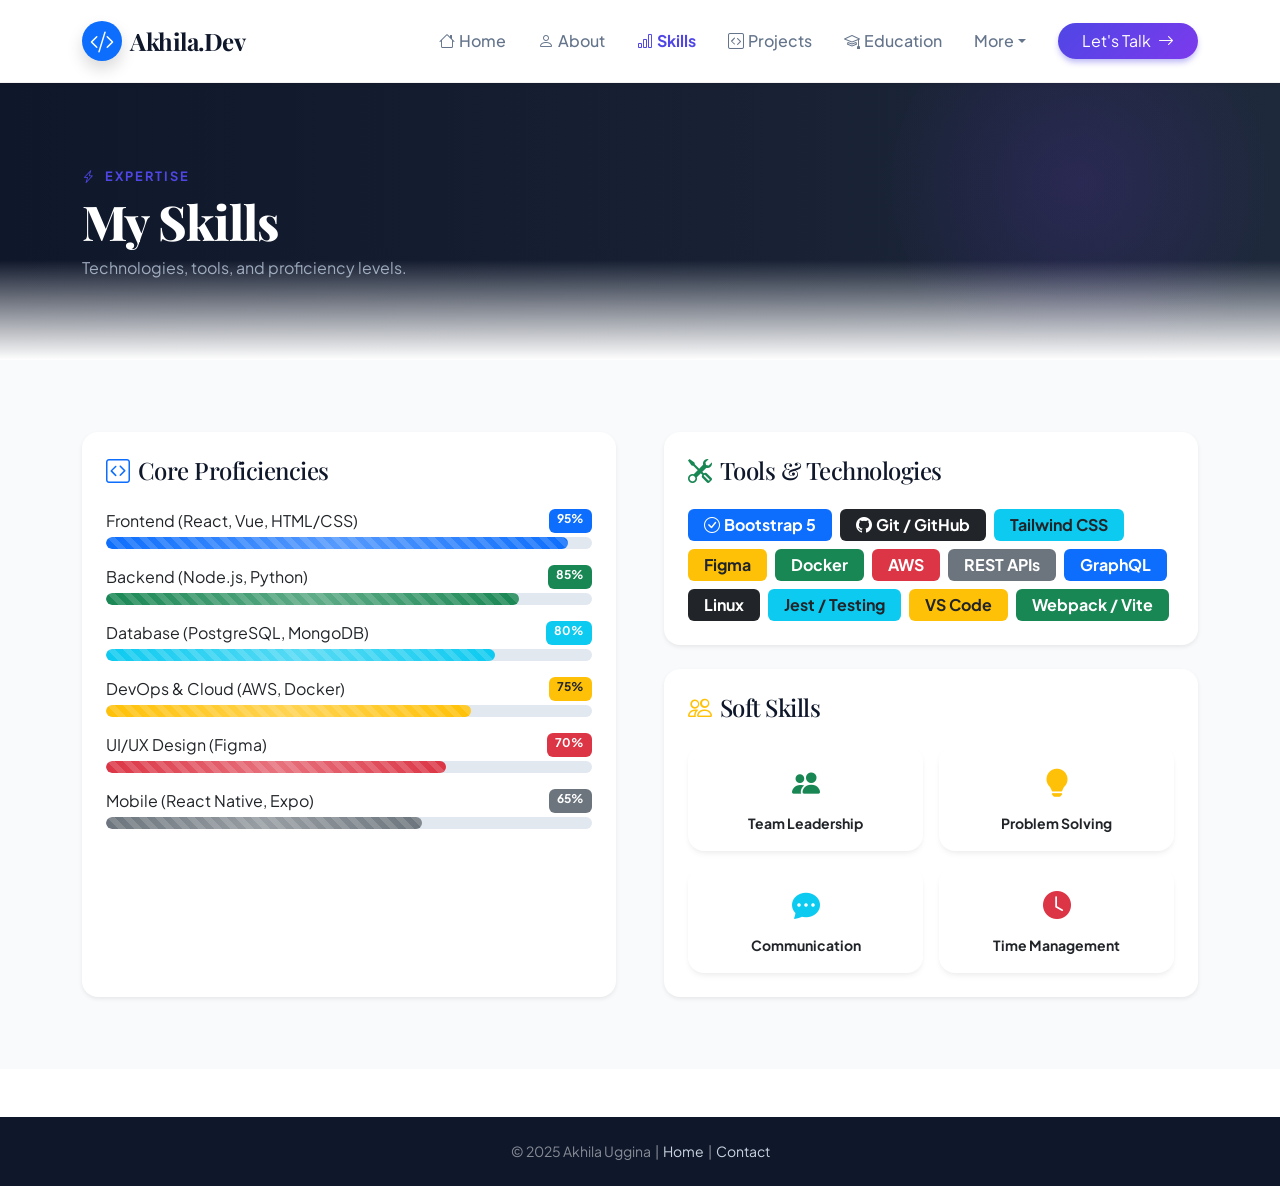
<file: resume/skills.html>
<!DOCTYPE html>
<html lang="en">
<head>
  <meta charset="UTF-8" />
  <meta name="viewport" content="width=device-width, initial-scale=1.0" />
  <title>Skills – Akhila Uggina</title>
  <link href="https://cdn.jsdelivr.net/npm/bootstrap@5.3.2/dist/css/bootstrap.min.css" rel="stylesheet">
  <link href="https://cdn.jsdelivr.net/npm/bootstrap-icons/font/bootstrap-icons.css" rel="stylesheet">
  <link href="css/style.css" rel="stylesheet">
</head>
<body>

  <!-- NAVBAR -->
  <nav class="navbar navbar-expand-lg sticky-top shadow-sm py-3">
    <div class="container">
      <a class="navbar-brand d-flex align-items-center gap-2" href="index.html">
        <div class="bg-primary text-white rounded-circle d-flex align-items-center justify-content-center shadow"
             style="width:40px;height:40px;"><i class="bi bi-code-slash"></i></div>
        Akhila.Dev
      </a>
      <button class="navbar-toggler border-0" type="button" data-bs-toggle="collapse" data-bs-target="#navbarNav">
        <span class="navbar-toggler-icon"></span>
      </button>
      <div class="collapse navbar-collapse" id="navbarNav">
        <ul class="navbar-nav ms-auto align-items-lg-center">
          <li class="nav-item"><a class="nav-link px-3" href="index.html"><i class="bi bi-house me-1"></i>Home</a></li>
          <li class="nav-item"><a class="nav-link px-3" href="about.html"><i class="bi bi-person me-1"></i>About</a></li>
          <li class="nav-item"><a class="nav-link px-3 active" href="skills.html"><i class="bi bi-bar-chart me-1"></i>Skills</a></li>
          <li class="nav-item"><a class="nav-link px-3" href="projects.html"><i class="bi bi-code-square me-1"></i>Projects</a></li>
          <li class="nav-item"><a class="nav-link px-3" href="education.html"><i class="bi bi-mortarboard me-1"></i>Education</a></li>
          <li class="nav-item dropdown">
            <a class="nav-link dropdown-toggle px-3" href="#" data-bs-toggle="dropdown">More</a>
            <ul class="dropdown-menu border-0 shadow-lg rounded-3">
              <li><a class="dropdown-item py-2" href="gallery.html"><i class="bi bi-images me-2 text-primary"></i>Gallery</a></li>
              <li><a class="dropdown-item py-2" href="interactive.html"><i class="bi bi-toggles me-2 text-primary"></i>Interactive</a></li>
              <li><a class="dropdown-item py-2" href="contact.html"><i class="bi bi-envelope me-2 text-primary"></i>Contact</a></li>
            </ul>
          </li>
          <li class="nav-item ms-lg-3 mt-3 mt-lg-0">
            <a class="btn btn-primary rounded-pill px-4" href="contact.html">Let's Talk <i class="bi bi-arrow-right ms-1"></i></a>
          </li>
        </ul>
      </div>
    </div>
  </nav>

  <!-- PAGE HERO -->
  <section class="page-hero">
    <div class="container">
      <span class="section-label"><i class="bi bi-lightning-charge me-2"></i>Expertise</span>
      <h1 class="page-hero-title mt-2">My Skills</h1>
      <p class="page-hero-sub mt-2">Technologies, tools, and proficiency levels.</p>
    </div>
    <div class="hero-fade"></div>
  </section>

  <!-- SKILLS SECTION -->
  <section class="py-5 bg-alternate">
    <div class="container py-lg-4">
      <div class="row g-5">

        <!-- Progress Bars -->
        <div class="col-12 col-lg-6">
          <div class="card p-4 h-100 shadow-sm">
            <h4 class="mb-4"><i class="bi bi-code-square text-primary me-2"></i>Core Proficiencies</h4>
            <div class="mb-3">
              <div class="d-flex justify-content-between mb-1"><span>Frontend (React, Vue, HTML/CSS)</span><span class="badge bg-primary">95%</span></div>
              <div class="progress skill-bar"><div class="progress-bar bg-primary progress-bar-striped progress-bar-animated" style="width:95%" role="progressbar" aria-valuenow="95" aria-valuemin="0" aria-valuemax="100"></div></div>
            </div>
            <div class="mb-3">
              <div class="d-flex justify-content-between mb-1"><span>Backend (Node.js, Python)</span><span class="badge bg-success">85%</span></div>
              <div class="progress skill-bar"><div class="progress-bar bg-success progress-bar-striped progress-bar-animated" style="width:85%" role="progressbar" aria-valuenow="85" aria-valuemin="0" aria-valuemax="100"></div></div>
            </div>
            <div class="mb-3">
              <div class="d-flex justify-content-between mb-1"><span>Database (PostgreSQL, MongoDB)</span><span class="badge bg-info">80%</span></div>
              <div class="progress skill-bar"><div class="progress-bar bg-info progress-bar-striped progress-bar-animated" style="width:80%" role="progressbar" aria-valuenow="80" aria-valuemin="0" aria-valuemax="100"></div></div>
            </div>
            <div class="mb-3">
              <div class="d-flex justify-content-between mb-1"><span>DevOps &amp; Cloud (AWS, Docker)</span><span class="badge bg-warning text-dark">75%</span></div>
              <div class="progress skill-bar"><div class="progress-bar bg-warning progress-bar-striped progress-bar-animated" style="width:75%" role="progressbar" aria-valuenow="75" aria-valuemin="0" aria-valuemax="100"></div></div>
            </div>
            <div class="mb-3">
              <div class="d-flex justify-content-between mb-1"><span>UI/UX Design (Figma)</span><span class="badge bg-danger">70%</span></div>
              <div class="progress skill-bar"><div class="progress-bar bg-danger progress-bar-striped progress-bar-animated" style="width:70%" role="progressbar" aria-valuenow="70" aria-valuemin="0" aria-valuemax="100"></div></div>
            </div>
            <div class="mb-3">
              <div class="d-flex justify-content-between mb-1"><span>Mobile (React Native, Expo)</span><span class="badge bg-secondary">65%</span></div>
              <div class="progress skill-bar"><div class="progress-bar bg-secondary progress-bar-striped progress-bar-animated" style="width:65%" role="progressbar" aria-valuenow="65" aria-valuemin="0" aria-valuemax="100"></div></div>
            </div>
          </div>
        </div>

        <!-- Badges + Soft Skills -->
        <div class="col-12 col-lg-6">
          <div class="card p-4 shadow-sm mb-4">
            <h4 class="mb-4"><i class="bi bi-tools text-success me-2"></i>Tools &amp; Technologies</h4>
            <div class="d-flex flex-wrap gap-2">
              <span class="badge bg-primary fs-6 py-2 px-3"><i class="bi bi-check-circle me-1"></i>Bootstrap 5</span>
              <span class="badge bg-dark fs-6 py-2 px-3"><i class="bi bi-github me-1"></i>Git / GitHub</span>
              <span class="badge bg-info text-dark fs-6 py-2 px-3">Tailwind CSS</span>
              <span class="badge bg-warning text-dark fs-6 py-2 px-3">Figma</span>
              <span class="badge bg-success fs-6 py-2 px-3">Docker</span>
              <span class="badge bg-danger fs-6 py-2 px-3">AWS</span>
              <span class="badge bg-secondary fs-6 py-2 px-3">REST APIs</span>
              <span class="badge bg-primary fs-6 py-2 px-3">GraphQL</span>
              <span class="badge bg-dark fs-6 py-2 px-3">Linux</span>
              <span class="badge bg-info text-dark fs-6 py-2 px-3">Jest / Testing</span>
              <span class="badge bg-warning text-dark fs-6 py-2 px-3">VS Code</span>
              <span class="badge bg-success fs-6 py-2 px-3">Webpack / Vite</span>
            </div>
          </div>

          <div class="card p-4 shadow-sm">
            <h4 class="mb-4"><i class="bi bi-people text-warning me-2"></i>Soft Skills</h4>
            <div class="row g-3">
              <div class="col-6">
                <div class="card border-success h-100">
                  <div class="card-body text-center p-3">
                    <i class="bi bi-people-fill text-success fs-3 mb-2 d-block"></i>
                    <strong class="small">Team Leadership</strong>
                  </div>
                </div>
              </div>
              <div class="col-6">
                <div class="card border-warning h-100">
                  <div class="card-body text-center p-3">
                    <i class="bi bi-lightbulb-fill text-warning fs-3 mb-2 d-block"></i>
                    <strong class="small">Problem Solving</strong>
                  </div>
                </div>
              </div>
              <div class="col-6">
                <div class="card border-info h-100">
                  <div class="card-body text-center p-3">
                    <i class="bi bi-chat-dots-fill text-info fs-3 mb-2 d-block"></i>
                    <strong class="small">Communication</strong>
                  </div>
                </div>
              </div>
              <div class="col-6">
                <div class="card border-danger h-100">
                  <div class="card-body text-center p-3">
                    <i class="bi bi-clock-fill text-danger fs-3 mb-2 d-block"></i>
                    <strong class="small">Time Management</strong>
                  </div>
                </div>
              </div>
            </div>
          </div>
        </div>

      </div>
    </div>
  </section>

  <!-- FOOTER -->
  <footer class="pt-4 pb-4 mt-5">
    <div class="container">
      <div class="text-center text-white-50 small">
        &copy; 2025 Akhila Uggina &nbsp;|&nbsp;
        <a href="index.html" class="footer-link">Home</a> &nbsp;|&nbsp;
        <a href="contact.html" class="footer-link">Contact</a>
      </div>
    </div>
  </footer>

  <script src="https://code.jquery.com/jquery-3.6.0.min.js"></script>
  <script src="https://cdn.jsdelivr.net/npm/bootstrap@5.3.2/dist/js/bootstrap.bundle.min.js"></script>
  <script src="js/script.js"></script>
</body>
</html>
</file>
<file: resume/css/style.css>
@import url('https://fonts.googleapis.com/css2?family=Plus+Jakarta+Sans:wght@300;400;500;600;700;800&family=Playfair+Display:ital,wght@0,600;0,700;1,600&display=swap');

:root {
  --primary-gradient: linear-gradient(135deg, #4f46e5 0%, #7c3aed 100%);
  --secondary-gradient: linear-gradient(135deg, #0ea5e9 0%, #2563eb 100%);
  --dark-gradient: linear-gradient(to right, #0f172a, #1e293b);
  --accent-color: #f59e0b;
  --bg-light: #f8fafc;
  --text-main: #334155;
  --text-heading: #0f172a;
}

html {
  scroll-behavior: smooth;
  scroll-padding-top: 80px;
}

body {
  font-family: 'Plus Jakarta Sans', sans-serif;
  color: var(--text-main);
  background-color: #ffffff;
}

h1, h2, h3, h4, h5, h6, .navbar-brand {
  font-family: 'Playfair Display', serif;
  color: var(--text-heading);
  letter-spacing: -0.02em;
}

/* ─── NAVBAR ─────────────────────────────────────── */
.navbar {
  background: rgba(255, 255, 255, 0.95) !important;
  backdrop-filter: blur(10px);
  border-bottom: 1px solid rgba(0, 0, 0, 0.05);
  transition: all 0.3s ease;
}
.navbar-brand {
  color: var(--text-heading) !important;
  font-weight: 700;
  font-size: 1.5rem;
}
.nav-link {
  color: #64748b !important;
  font-weight: 500;
  transition: color 0.2s;
  font-family: 'Plus Jakarta Sans', sans-serif;
}
.nav-link:hover,
.nav-link.active {
  color: #4f46e5 !important;
}
.nav-link.active {
  font-weight: 700;
}

/* ─── HERO ────────────────────────────────────────── */
.hero-section {
  background: var(--dark-gradient);
  min-height: 100vh;
  display: flex;
  align-items: center;
  position: relative;
  overflow: hidden;
}
.hero-section::before {
  content: '';
  position: absolute;
  width: 600px;
  height: 600px;
  background: radial-gradient(circle, rgba(124, 58, 237, 0.2) 0%, rgba(0, 0, 0, 0) 70%);
  top: -200px;
  right: -100px;
  border-radius: 50%;
}
.hero-title {
  font-size: 4.5rem;
  font-weight: 800;
  line-height: 1.1;
  color: #ffffff;
}
.hero-subtitle {
  font-family: 'Plus Jakarta Sans', sans-serif;
  color: #cbd5e1;
  font-weight: 300;
  font-size: 1.25rem;
}
.profile-img-container {
  position: relative;
  z-index: 1;
}
.profile-img-container::after {
  content: '';
  position: absolute;
  inset: -15px;
  background: var(--primary-gradient);
  border-radius: 50%;
  z-index: -1;
  opacity: 0.5;
  filter: blur(20px);
  animation: pulse 4s cubic-bezier(0.4, 0, 0.6, 1) infinite;
}
@keyframes pulse {
  0%, 100% { opacity: 0.5; transform: scale(1); }
  50%       { opacity: 0.8; transform: scale(1.05); }
}
.profile-img {
  width: 280px;
  height: 280px;
  object-fit: cover;
  border: 4px solid rgba(255, 255, 255, 0.2);
  box-shadow: 0 25px 50px -12px rgba(0, 0, 0, 0.5);
}
.hero-fade {
  position: absolute;
  bottom: 0;
  left: 0;
  width: 100%;
  height: 100px;
  background: linear-gradient(to bottom, transparent, #ffffff);
}

/* ─── SECTION TITLES ──────────────────────────────── */
.section-title {
  font-size: 2.5rem;
  font-weight: 700;
  margin-bottom: 1rem;
  position: relative;
  display: inline-block;
}
.section-title::after {
  content: '';
  position: absolute;
  bottom: 5px;
  left: 0;
  width: 40%;
  height: 8px;
  background: rgba(79, 70, 229, 0.2);
  z-index: -1;
  border-radius: 4px;
}
.section-label {
  font-family: 'Plus Jakarta Sans', sans-serif;
  font-size: 0.8rem;
  font-weight: 700;
  text-transform: uppercase;
  letter-spacing: 2px;
  color: #4f46e5;
}

/* ─── PAGE HERO (non-home pages) ─────────────────── */
.page-hero {
  background: var(--dark-gradient);
  padding: 5rem 0 4rem;
  position: relative;
  overflow: hidden;
}
.page-hero::before {
  content: '';
  position: absolute;
  width: 400px;
  height: 400px;
  background: radial-gradient(circle, rgba(124, 58, 237, 0.15) 0%, transparent 70%);
  top: -100px;
  right: 0;
  border-radius: 50%;
}
.page-hero-title {
  font-size: 3rem;
  font-weight: 800;
  color: #ffffff;
  line-height: 1.1;
}
.page-hero-sub {
  color: #94a3b8;
  font-family: 'Plus Jakarta Sans', sans-serif;
}

/* ─── CARDS ───────────────────────────────────────── */
.card {
  border: none;
  border-radius: 1rem;
  transition: all 0.3s cubic-bezier(0.4, 0, 0.2, 1);
  background: #ffffff;
  box-shadow: 0 4px 6px -1px rgba(0, 0, 0, 0.05), 0 2px 4px -1px rgba(0, 0, 0, 0.03);
}
.transform-up {
  transform: translateY(-8px);
  box-shadow: 0 20px 25px -5px rgba(0, 0, 0, 0.1), 0 10px 10px -5px rgba(0, 0, 0, 0.04) !important;
}

/* ─── SKILLS ──────────────────────────────────────── */
.skill-bar {
  height: 12px;
  border-radius: 10px;
  background-color: #e2e8f0;
  overflow: hidden;
}
.progress-bar {
  border-radius: 10px;
  position: relative;
  overflow: hidden;
}
.progress-bar::after {
  content: '';
  position: absolute;
  top: 0; right: 0; bottom: 0; left: 0;
  background: linear-gradient(90deg, rgba(255,255,255,0) 0%, rgba(255,255,255,0.3) 50%, rgba(255,255,255,0) 100%);
  animation: shimmer 2s infinite;
}
@keyframes shimmer {
  0%   { transform: translateX(-100%); }
  100% { transform: translateX(100%); }
}

/* ─── TIMELINE ────────────────────────────────────── */
.timeline-item {
  position: relative;
  padding-left: 2rem;
  margin-bottom: 2rem;
  border-left: 2px solid #e2e8f0;
}
.timeline-item::before {
  content: '';
  position: absolute;
  left: -0.45rem;
  top: 0.25rem;
  width: 12px;
  height: 12px;
  border-radius: 50%;
  background: #4f46e5;
  border: 2px solid #fff;
  box-shadow: 0 0 0 3px rgba(79, 70, 229, 0.2);
}

/* ─── GALLERY / CAROUSEL ──────────────────────────── */
.gallery-img {
  height: 450px;
  object-fit: cover;
  width: 100%;
  border-radius: 1rem;
}
.carousel-caption {
  background: linear-gradient(to top, rgba(0, 0, 0, 0.8), transparent);
  bottom: 0;
  left: 0;
  right: 0;
  padding: 2rem;
  border-radius: 0 0 1rem 1rem;
}

/* ─── BUTTONS ─────────────────────────────────────── */
.btn-primary {
  background: var(--primary-gradient);
  border: none;
  box-shadow: 0 4px 6px -1px rgba(79, 70, 229, 0.4);
  transition: all 0.2s ease;
}
.btn-primary:hover {
  background: linear-gradient(135deg, #4338ca 0%, #6d28d9 100%);
  box-shadow: 0 10px 15px -3px rgba(79, 70, 229, 0.5);
  transform: translateY(-1px);
}
.btn-warning {
  background-color: var(--accent-color);
  border: none;
  color: #fff;
  box-shadow: 0 4px 6px -1px rgba(245, 158, 11, 0.4);
  transition: all 0.2s ease;
}
.btn-warning:hover {
  background-color: #d97706;
  color: #fff;
  transform: translateY(-1px);
  box-shadow: 0 10px 15px -3px rgba(245, 158, 11, 0.5);
}

/* ─── FORMS ───────────────────────────────────────── */
.form-control,
.form-select {
  padding: 0.75rem 1.25rem;
  border-radius: 0.5rem;
  border: 1px solid #cbd5e1;
  background-color: #f8fafc;
  transition: all 0.2s;
}
.form-control:focus,
.form-select:focus {
  border-color: #4f46e5;
  box-shadow: 0 0 0 0.25rem rgba(79, 70, 229, 0.25);
  background-color: #ffffff;
}
.input-group-text {
  background-color: #f1f5f9;
  border-color: #cbd5e1;
  color: #64748b;
}

/* ─── TABLE ───────────────────────────────────────── */
.table-custom th {
  background: #f8fafc;
  color: #475569;
  font-weight: 600;
  text-transform: uppercase;
  font-size: 0.8rem;
  letter-spacing: 1px;
  border-bottom: 2px solid #e2e8f0;
  padding: 1rem;
  font-family: 'Plus Jakarta Sans', sans-serif;
}
.table-custom td {
  padding: 1rem;
  vertical-align: middle;
  border-bottom: 1px solid #f1f5f9;
}

/* ─── FOOTER ──────────────────────────────────────── */
footer {
  background: #0f172a;
  color: #94a3b8;
}
.footer-link {
  color: #cbd5e1;
  text-decoration: none;
  transition: color 0.2s;
}
.footer-link:hover {
  color: #38bdf8;
}

/* ─── MISC ────────────────────────────────────────── */
.bg-alternate { background-color: var(--bg-light); }
.custom-badge {
  padding: 0.5rem 1rem;
  border-radius: 2rem;
  font-weight: 500;
  letter-spacing: 0.5px;
}
.dark-toggle {
  background: var(--dark-gradient) !important;
  color: #fff !important;
  border-color: #334155 !important;
}
.accordion-button:focus { box-shadow: none; }
.accordion-button:not(.collapsed) { color: #4f46e5; background-color: #eef2ff; }

@media (max-width: 767px) {
  .hero-title { font-size: 2.8rem; }
  .page-hero-title { font-size: 2rem; }
  .section-title { font-size: 2rem; }
}
</file>
